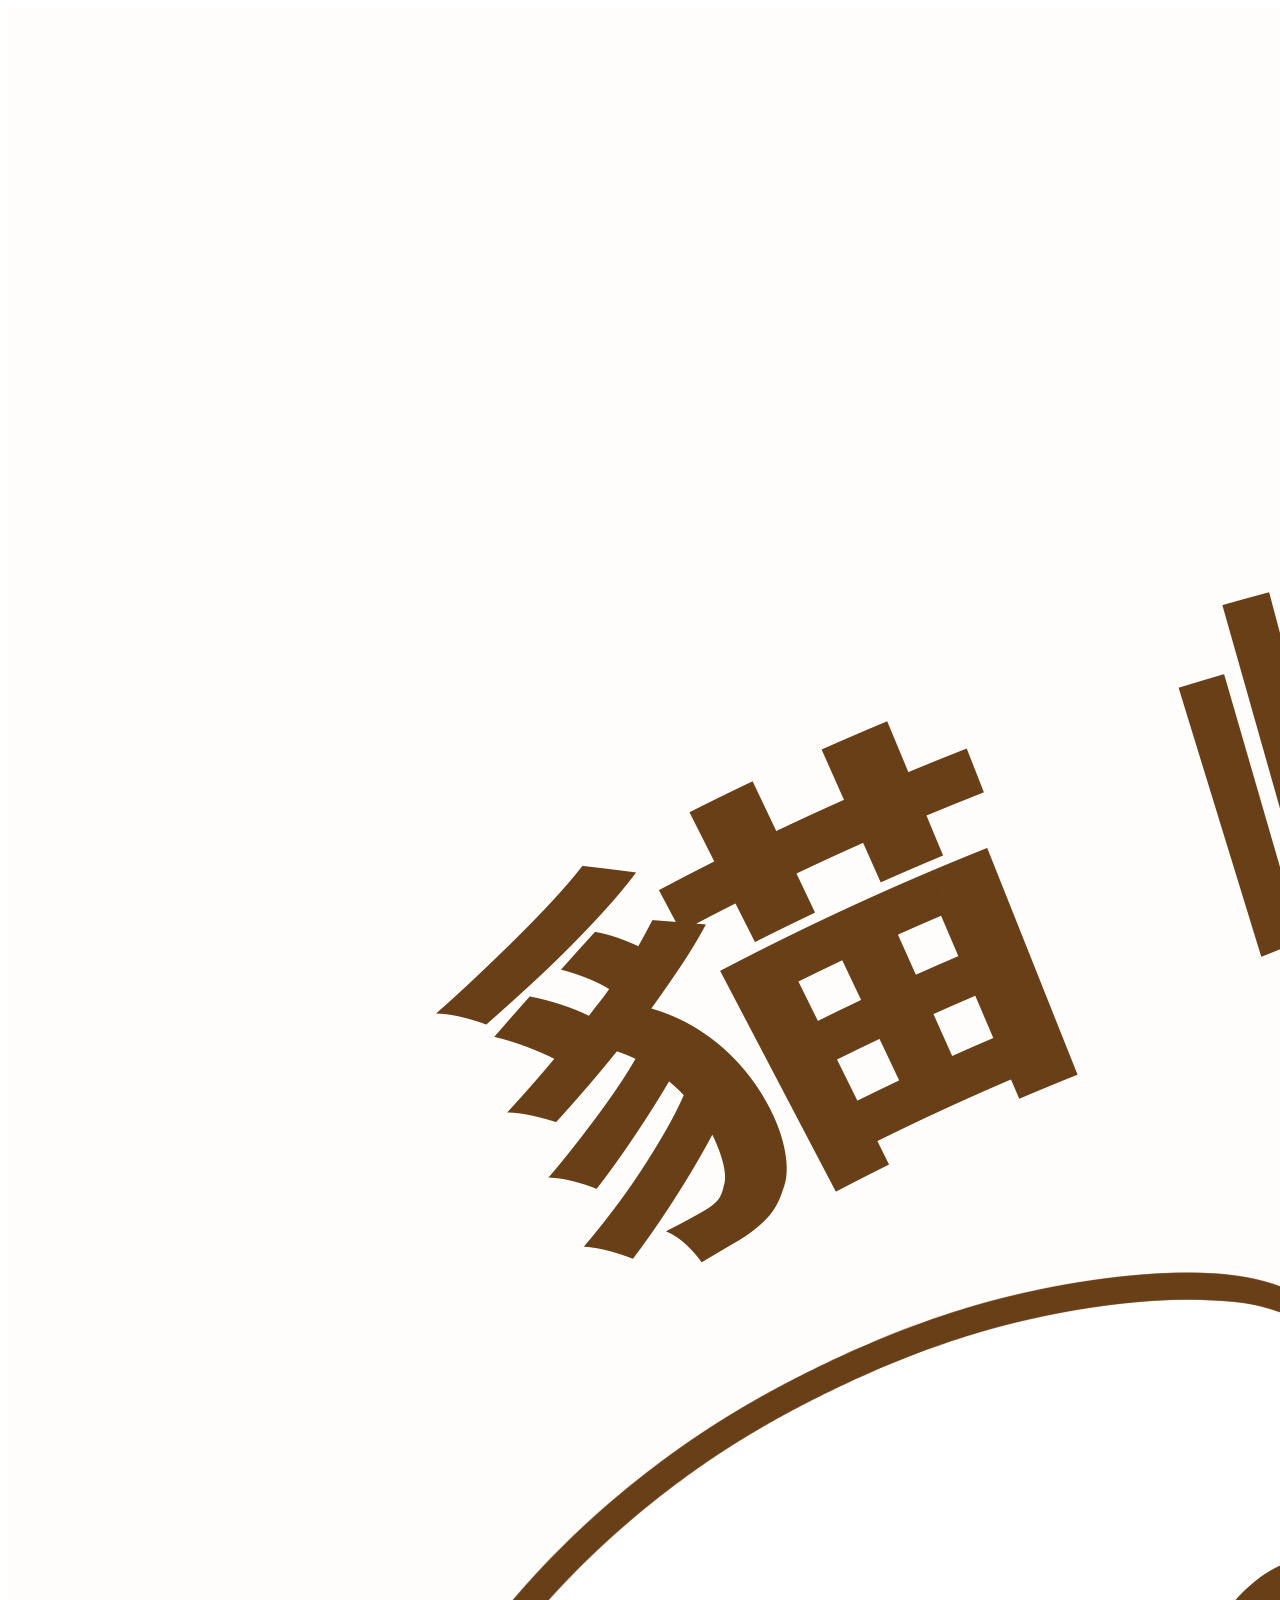
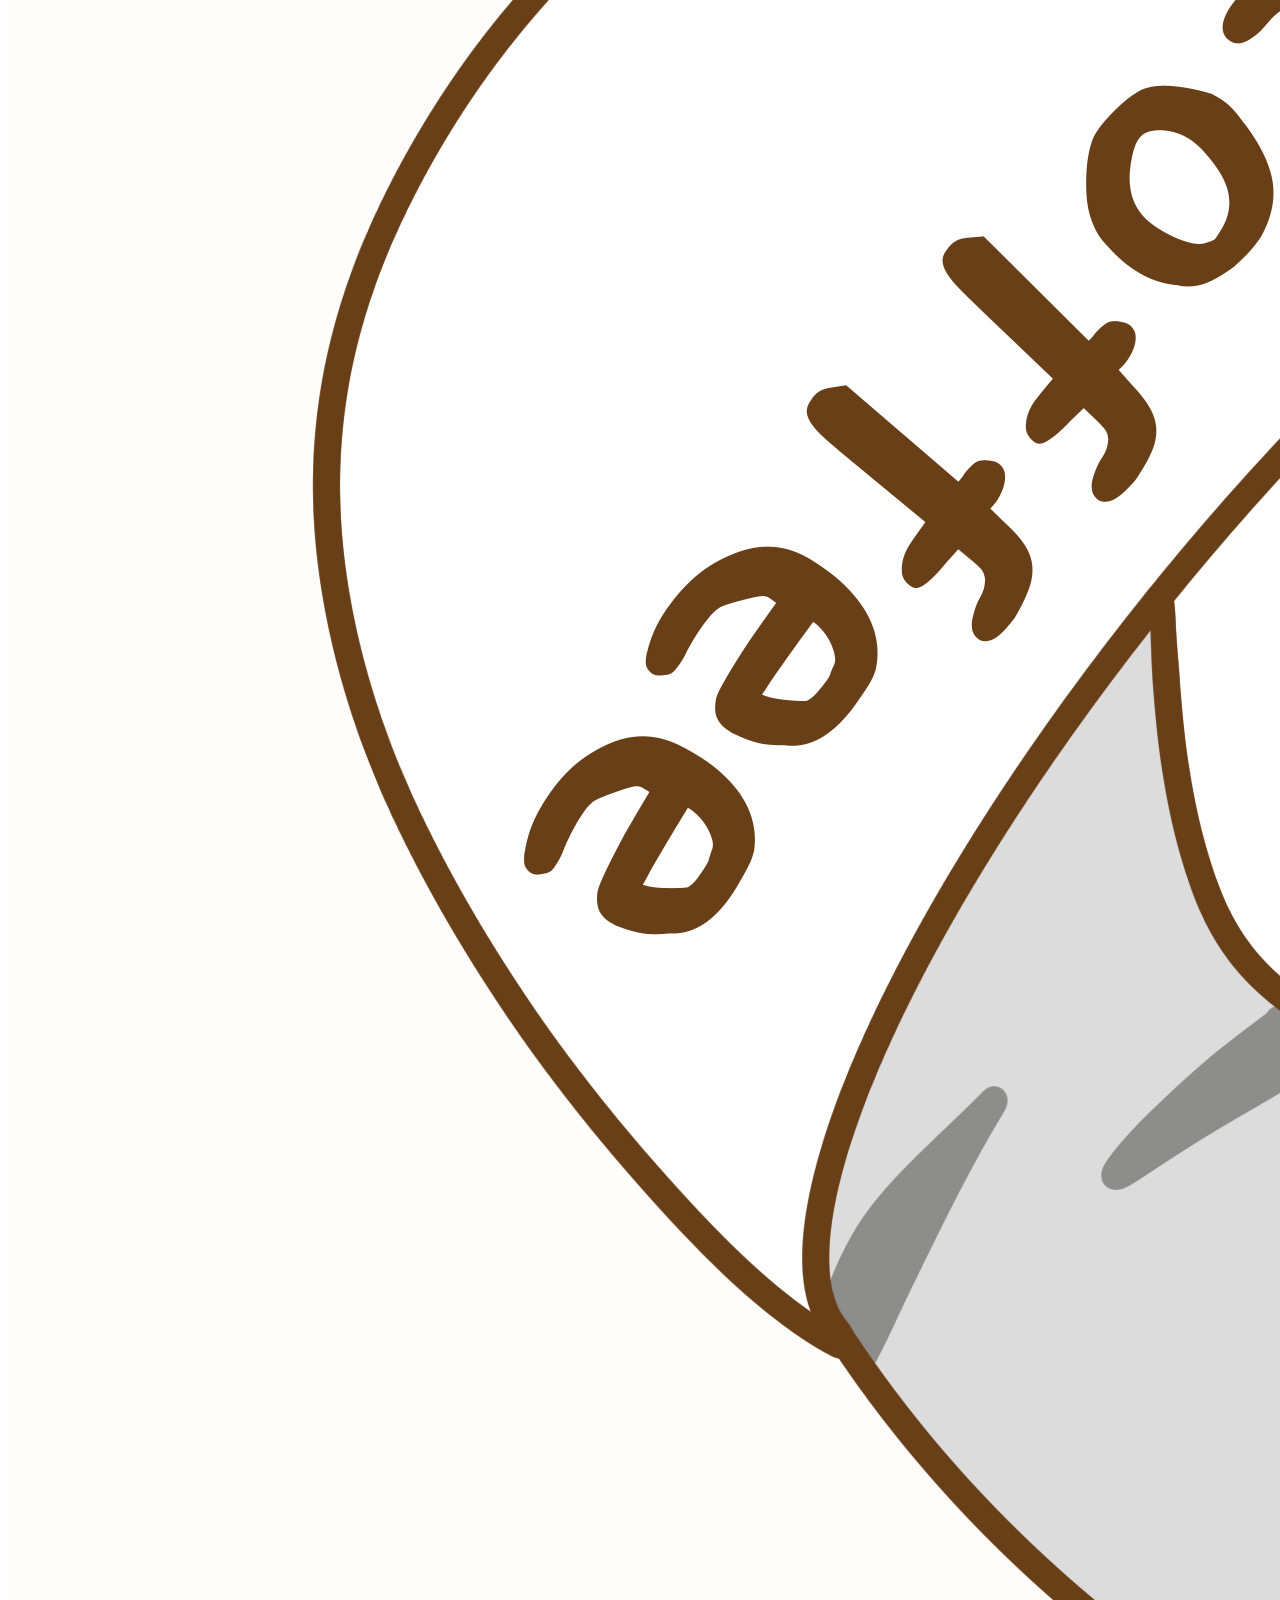
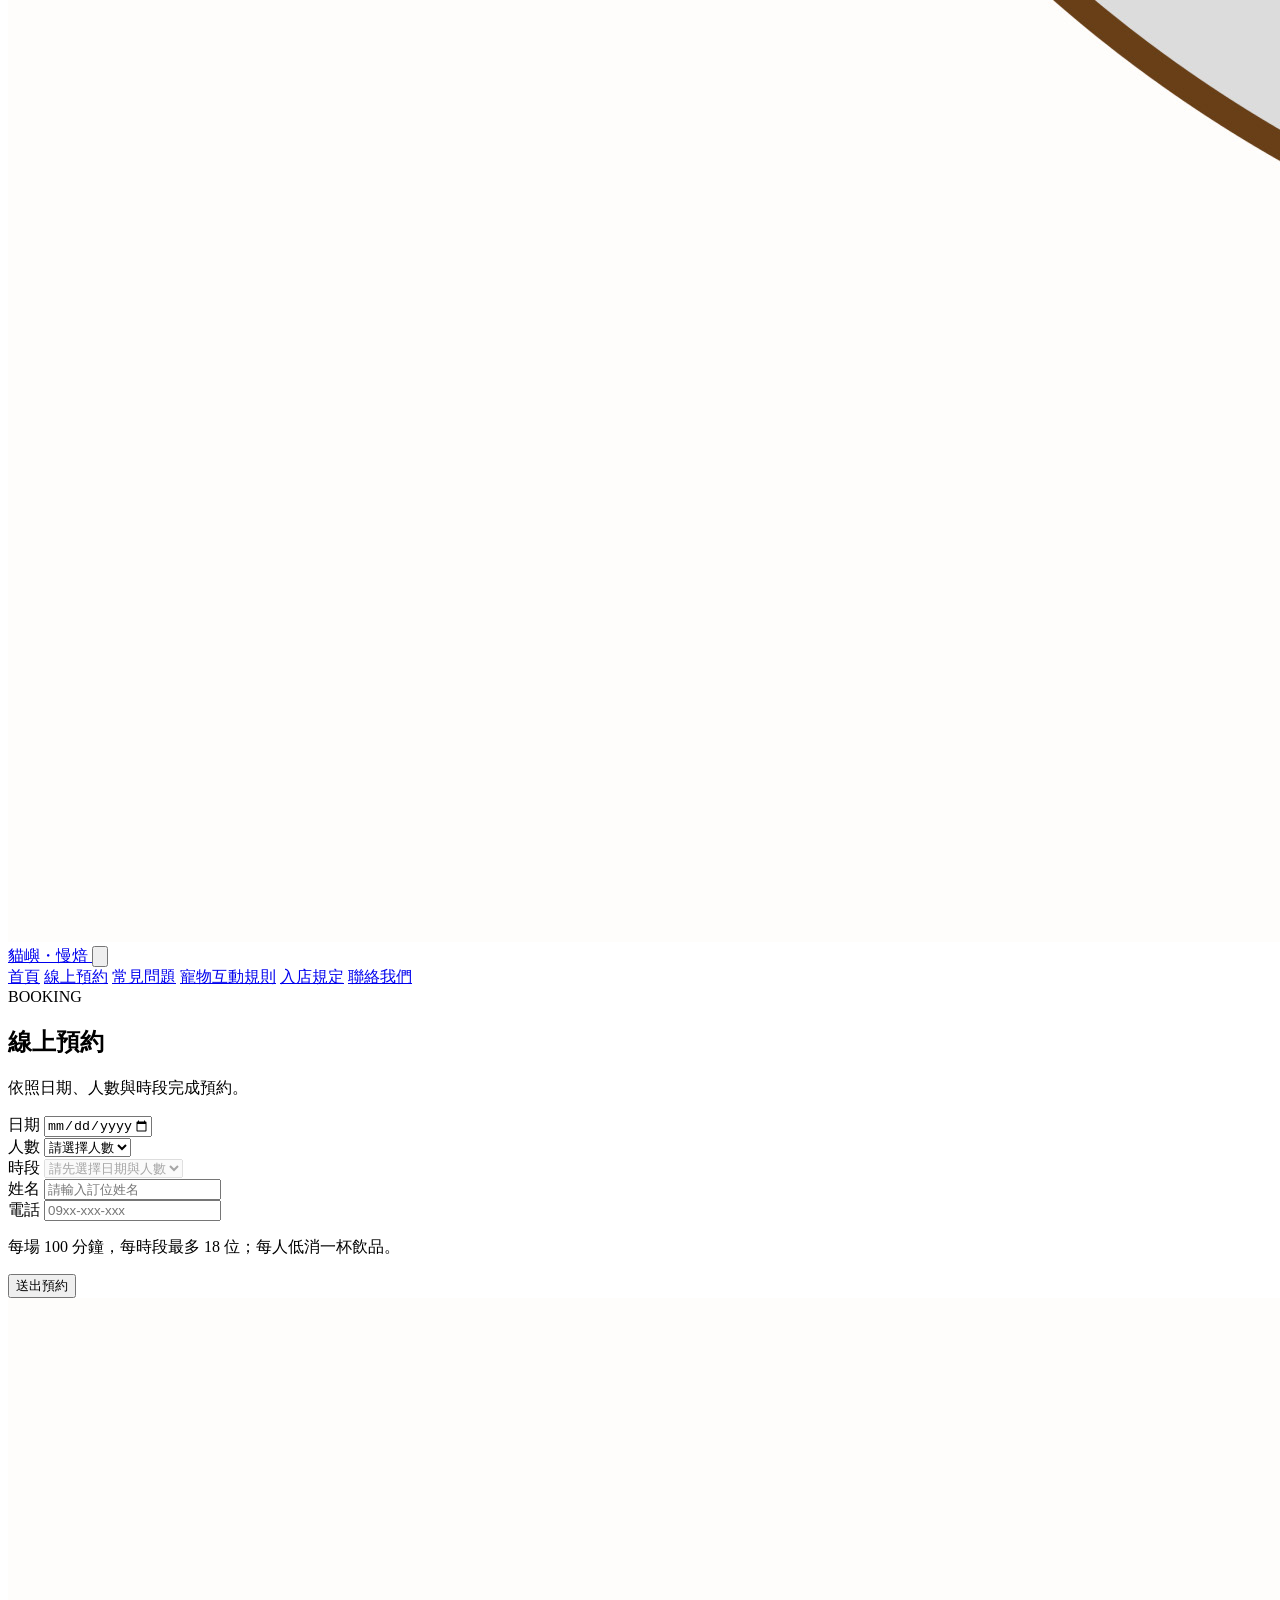
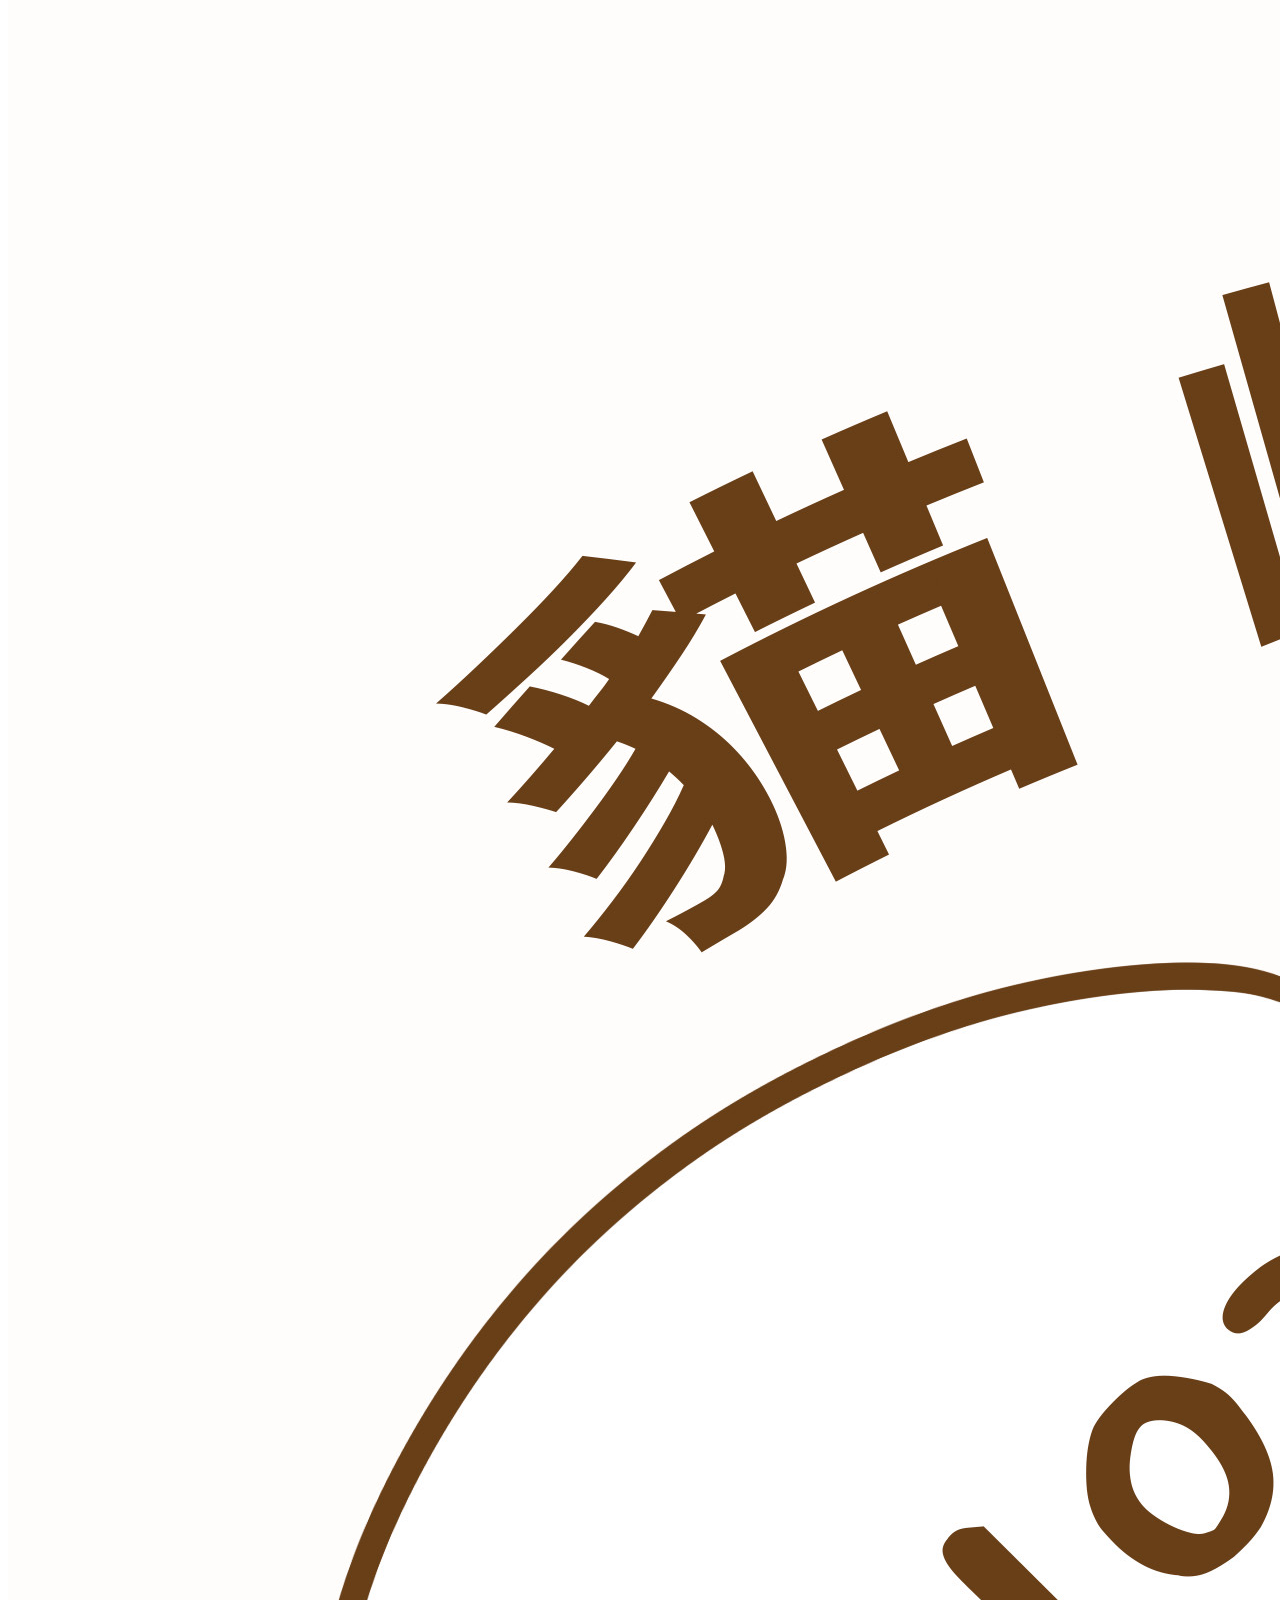
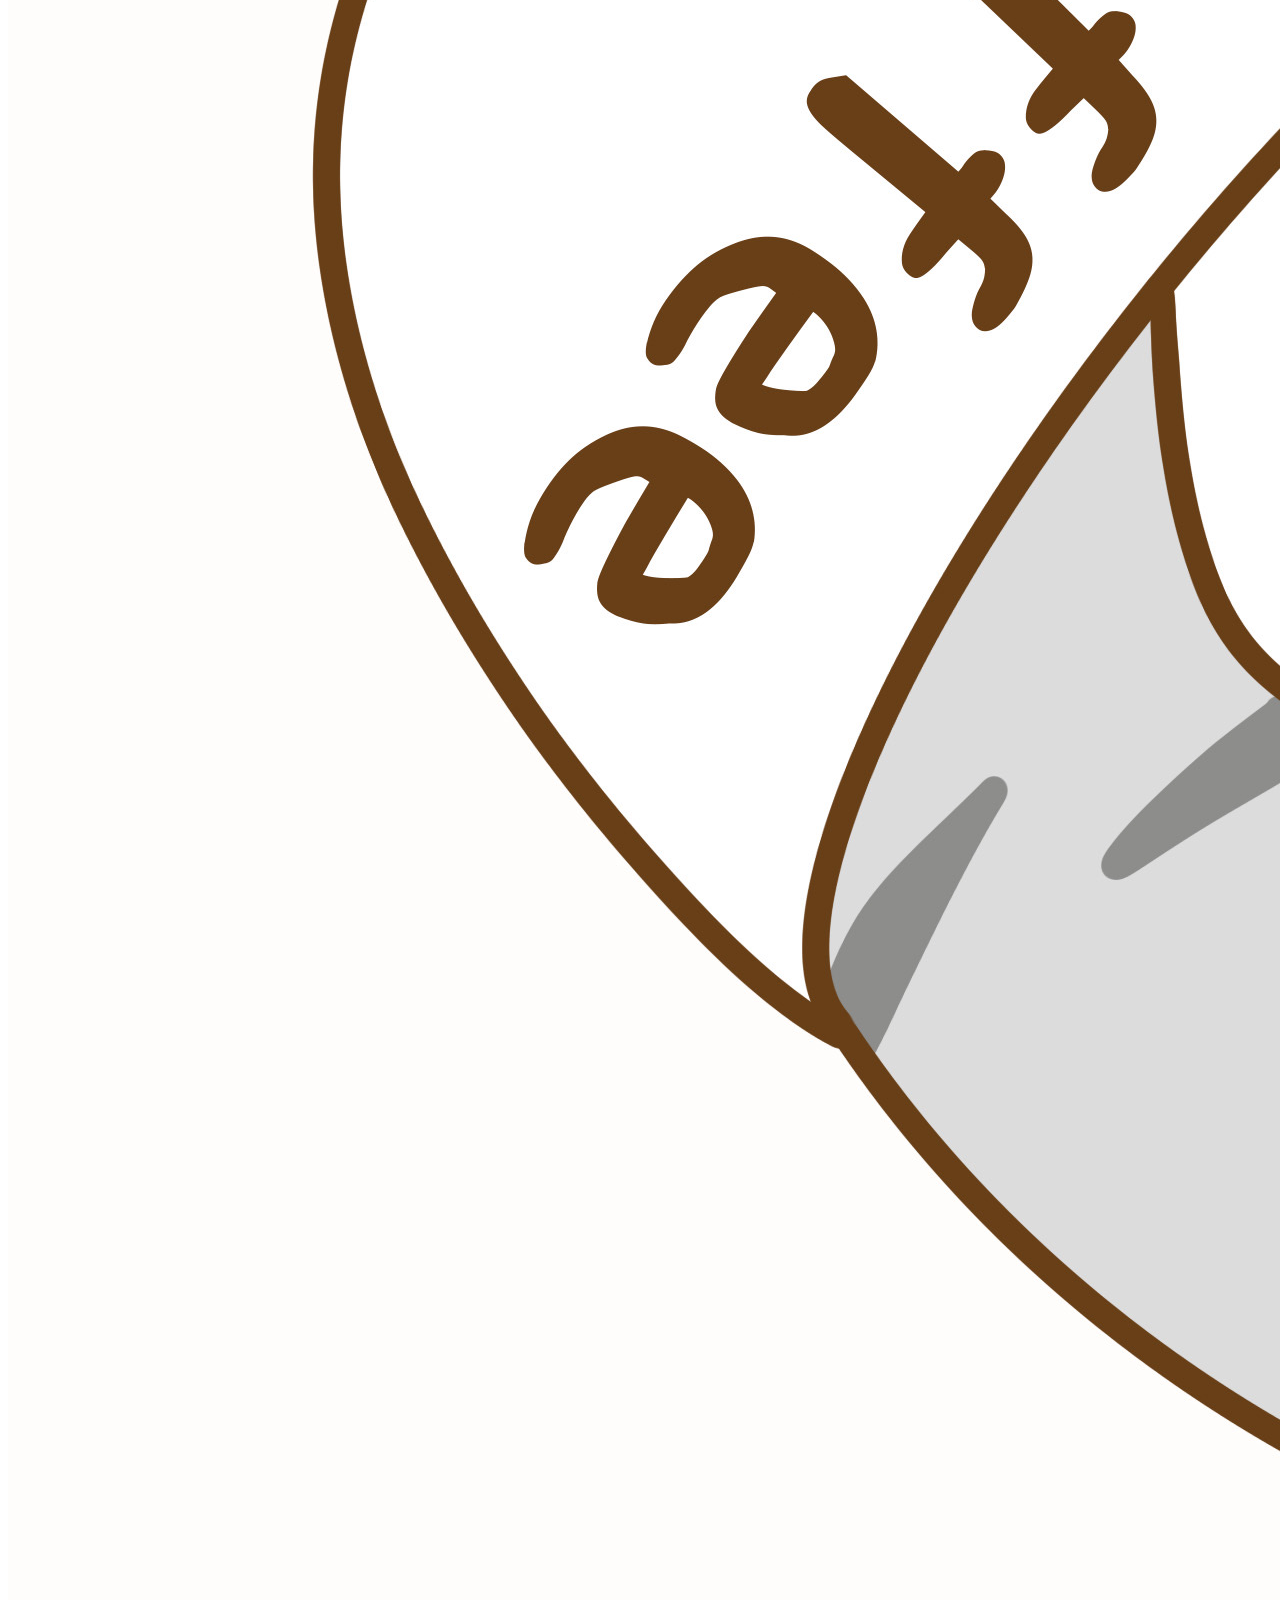
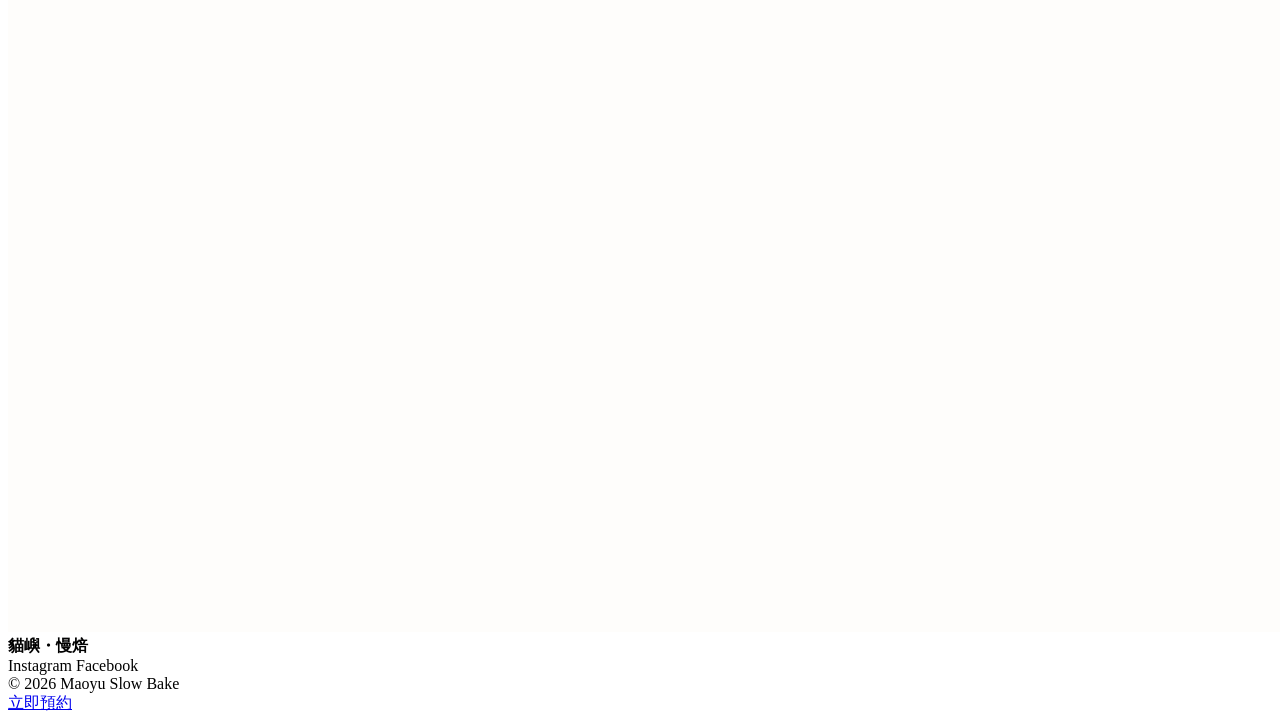
<file: booking.html>
<!doctype html>
<html lang="zh-Hant">
<head>
  <meta charset="utf-8">
  <meta name="viewport" content="width=device-width,initial-scale=1,viewport-fit=cover">
  <meta name="theme-color" content="#f7f1e8">
  <title>線上預約｜貓嶼・慢焙</title>
  <link rel="stylesheet" href="style.css">
</head>
<body class="booking-page">

<header class="site-header">
  <div class="header-inner">
    <a class="brand" href="index.html">
      <img src="logo.jpg" alt="貓嶼・慢焙 Logo">
      <span>貓嶼・慢焙</span>
    </a>
    <button class="menu-toggle" type="button" aria-label="開啟選單" aria-expanded="false">
      <svg class="paw-icon" viewBox="0 0 64 64" aria-hidden="true">
        <ellipse cx="32" cy="41" rx="15" ry="12"></ellipse>
        <ellipse cx="15" cy="27" rx="6" ry="8" transform="rotate(-22 15 27)"></ellipse>
        <ellipse cx="27" cy="18" rx="6" ry="8" transform="rotate(-8 27 18)"></ellipse>
        <ellipse cx="39" cy="18" rx="6" ry="8" transform="rotate(8 39 18)"></ellipse>
        <ellipse cx="51" cy="27" rx="6" ry="8" transform="rotate(22 51 27)"></ellipse>
      </svg>
    </button>
  </div>
</header>
<div class="mobile-menu">
  <nav>
    <a href="index.html" class="">首頁</a>
<a href="booking.html" class="active">線上預約</a>
<a href="qa.html" class="">常見問題</a>
<a href="pet-rule.html" class="">寵物互動規則</a>
<a href="store-rule.html" class="">入店規定</a>
<a href="contact.html" class="">聯絡我們</a>
  </nav>
</div>

<main>

<section class="page-hero booking-section">
  <span class="eyebrow">BOOKING</span>
  <h1>線上預約</h1>
  <p class="lead">依照日期、人數與時段完成預約。</p>

  <div class="booking-card">
    <form id="bookingForm">
      <div>
        <label for="date">日期</label>
        <input id="date" name="date" type="date" required>
      </div>
      <div>
        <label for="people">人數</label>
        <select id="people" name="people" required>
          <option value="">請選擇人數</option>
          <option value="1">1 位</option>
          <option value="2">2 位</option>
          <option value="3">3 位</option>
          <option value="4">4 位</option>
          <option value="5">5 位</option>
          <option value="6">6 位</option>
        </select>
      </div>
      <div>
        <label for="time">時段</label>
        <select id="time" name="time" required disabled>
          <option value="">請先選擇日期與人數</option>
        </select>
      </div>
      <div>
        <label for="name">姓名</label>
        <input id="name" name="name" autocomplete="name" placeholder="請輸入訂位姓名" required>
      </div>
      <div>
        <label for="phone">電話</label>
        <input id="phone" name="phone" inputmode="tel" autocomplete="tel" placeholder="09xx-xxx-xxx" required>
      </div>
      <p class="notice">每場 100 分鐘，每時段最多 18 位；每人低消一杯飲品。</p>
      <button class="btn" type="submit">送出預約</button>
    </form>
    <div id="result" class="result"></div>
  </div>
</section>

</main>

<footer class="site-footer">
  <img src="logo.jpg" alt="貓嶼・慢焙 Logo">
  <strong>貓嶼・慢焙</strong>
  <div class="footer-links">
    <span>Instagram</span>
    <span>Facebook</span>
  </div>
  <div>© 2026 Maoyu Slow Bake</div>
</footer>

<a class="floating-book" href="booking.html">立即預約</a>
<script src="script.js"></script>
</body>
</html>
</file>
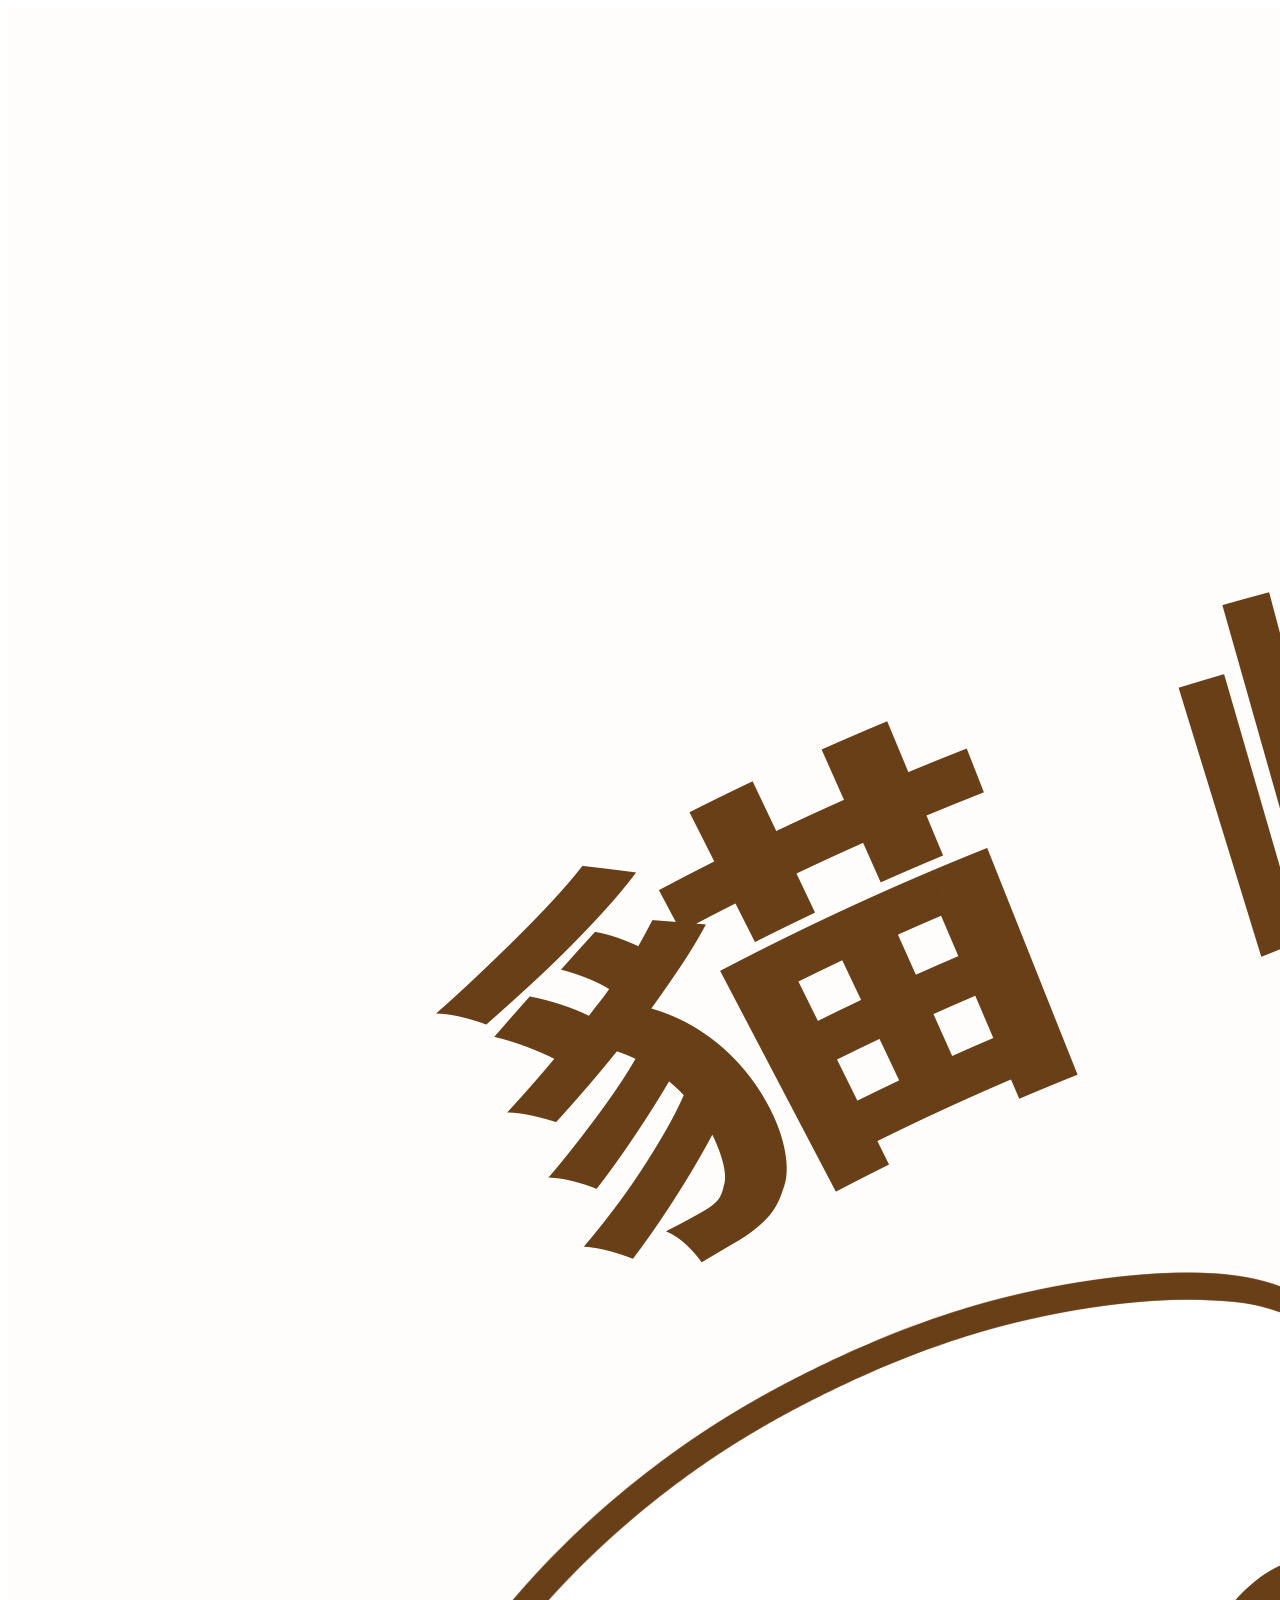
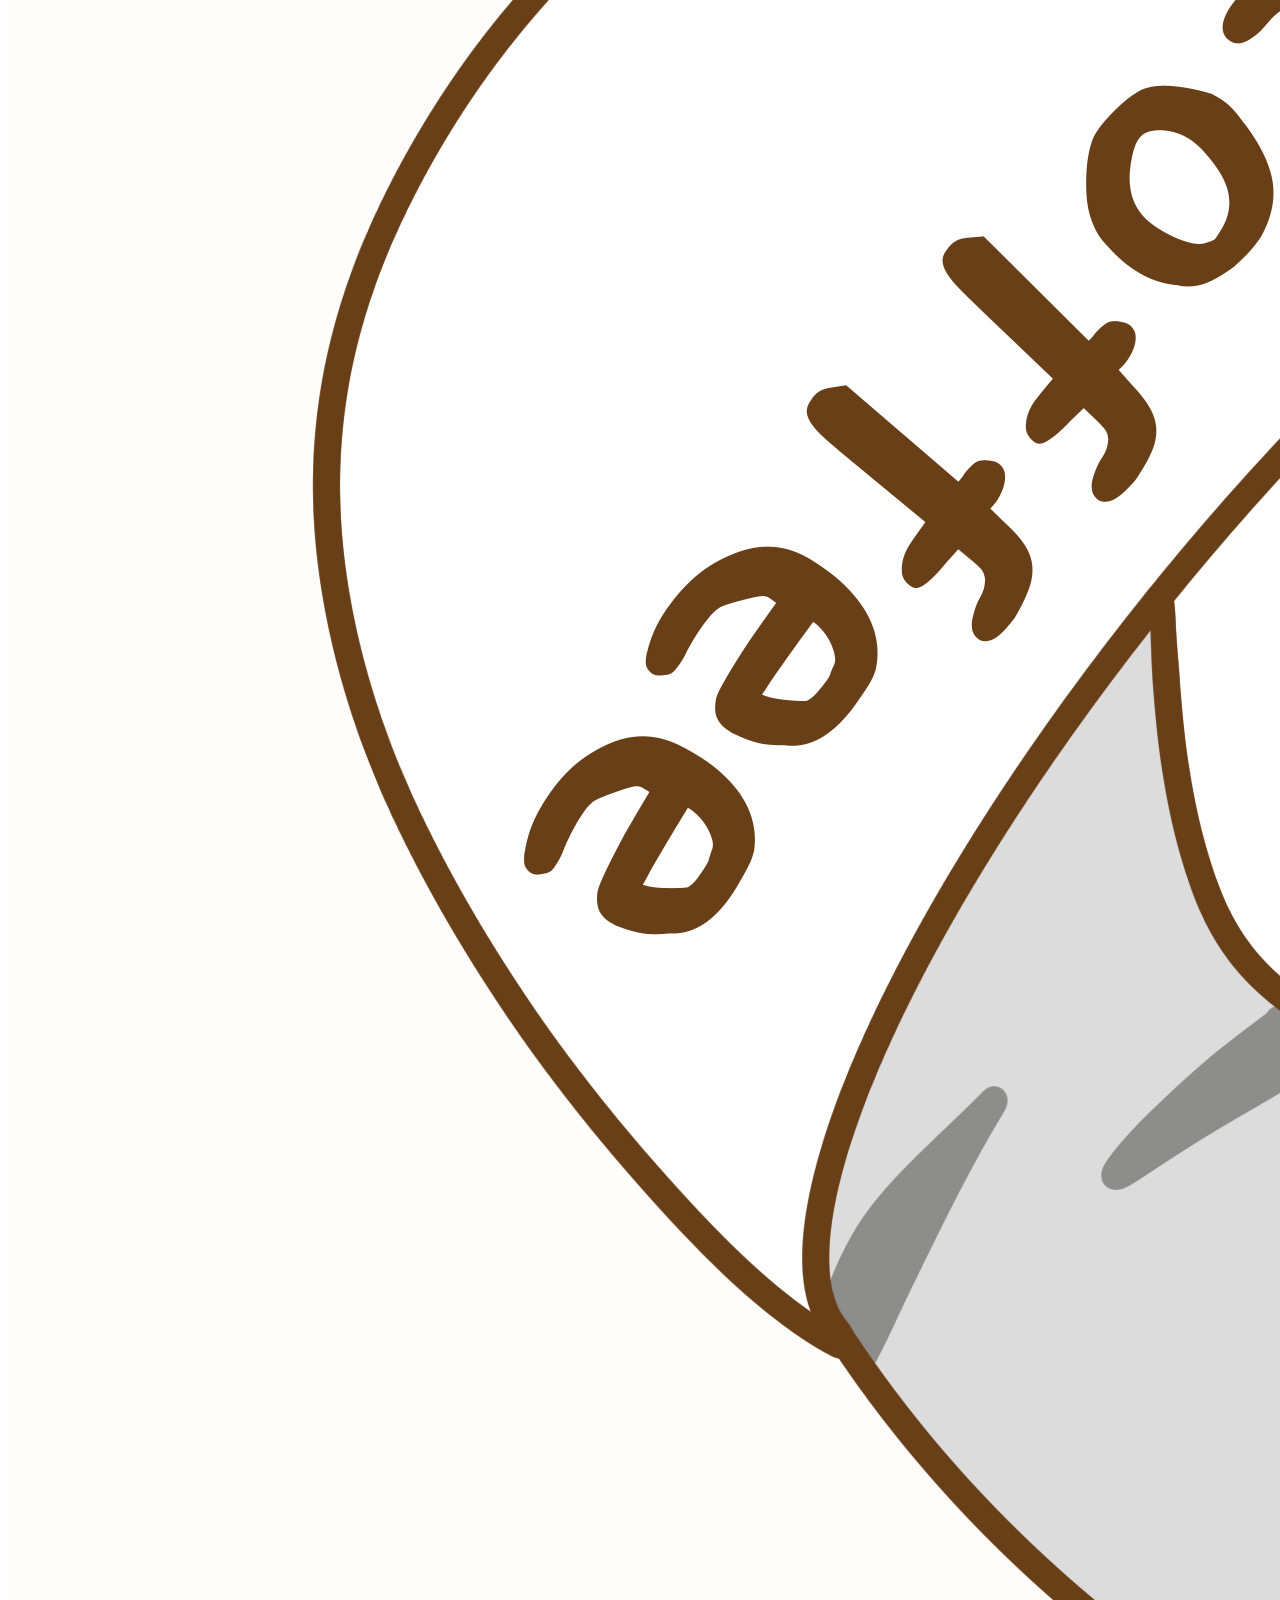
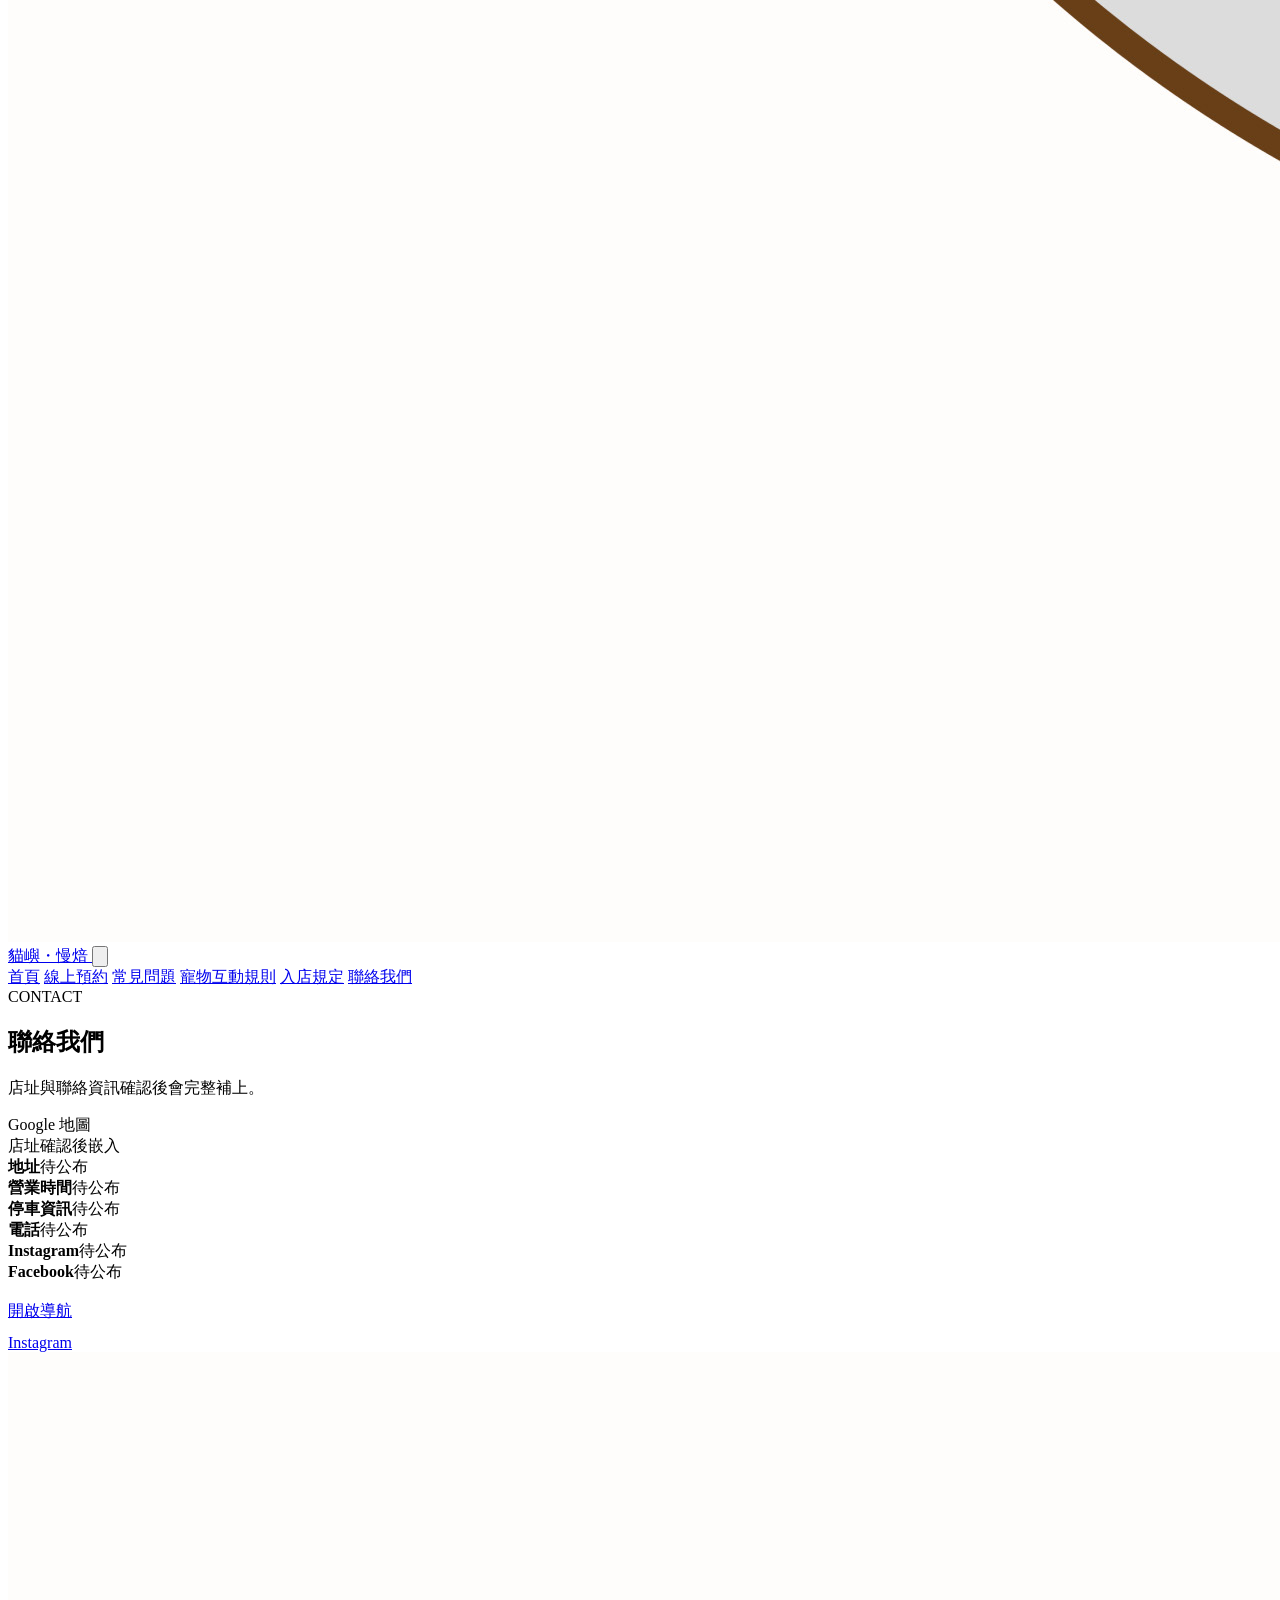
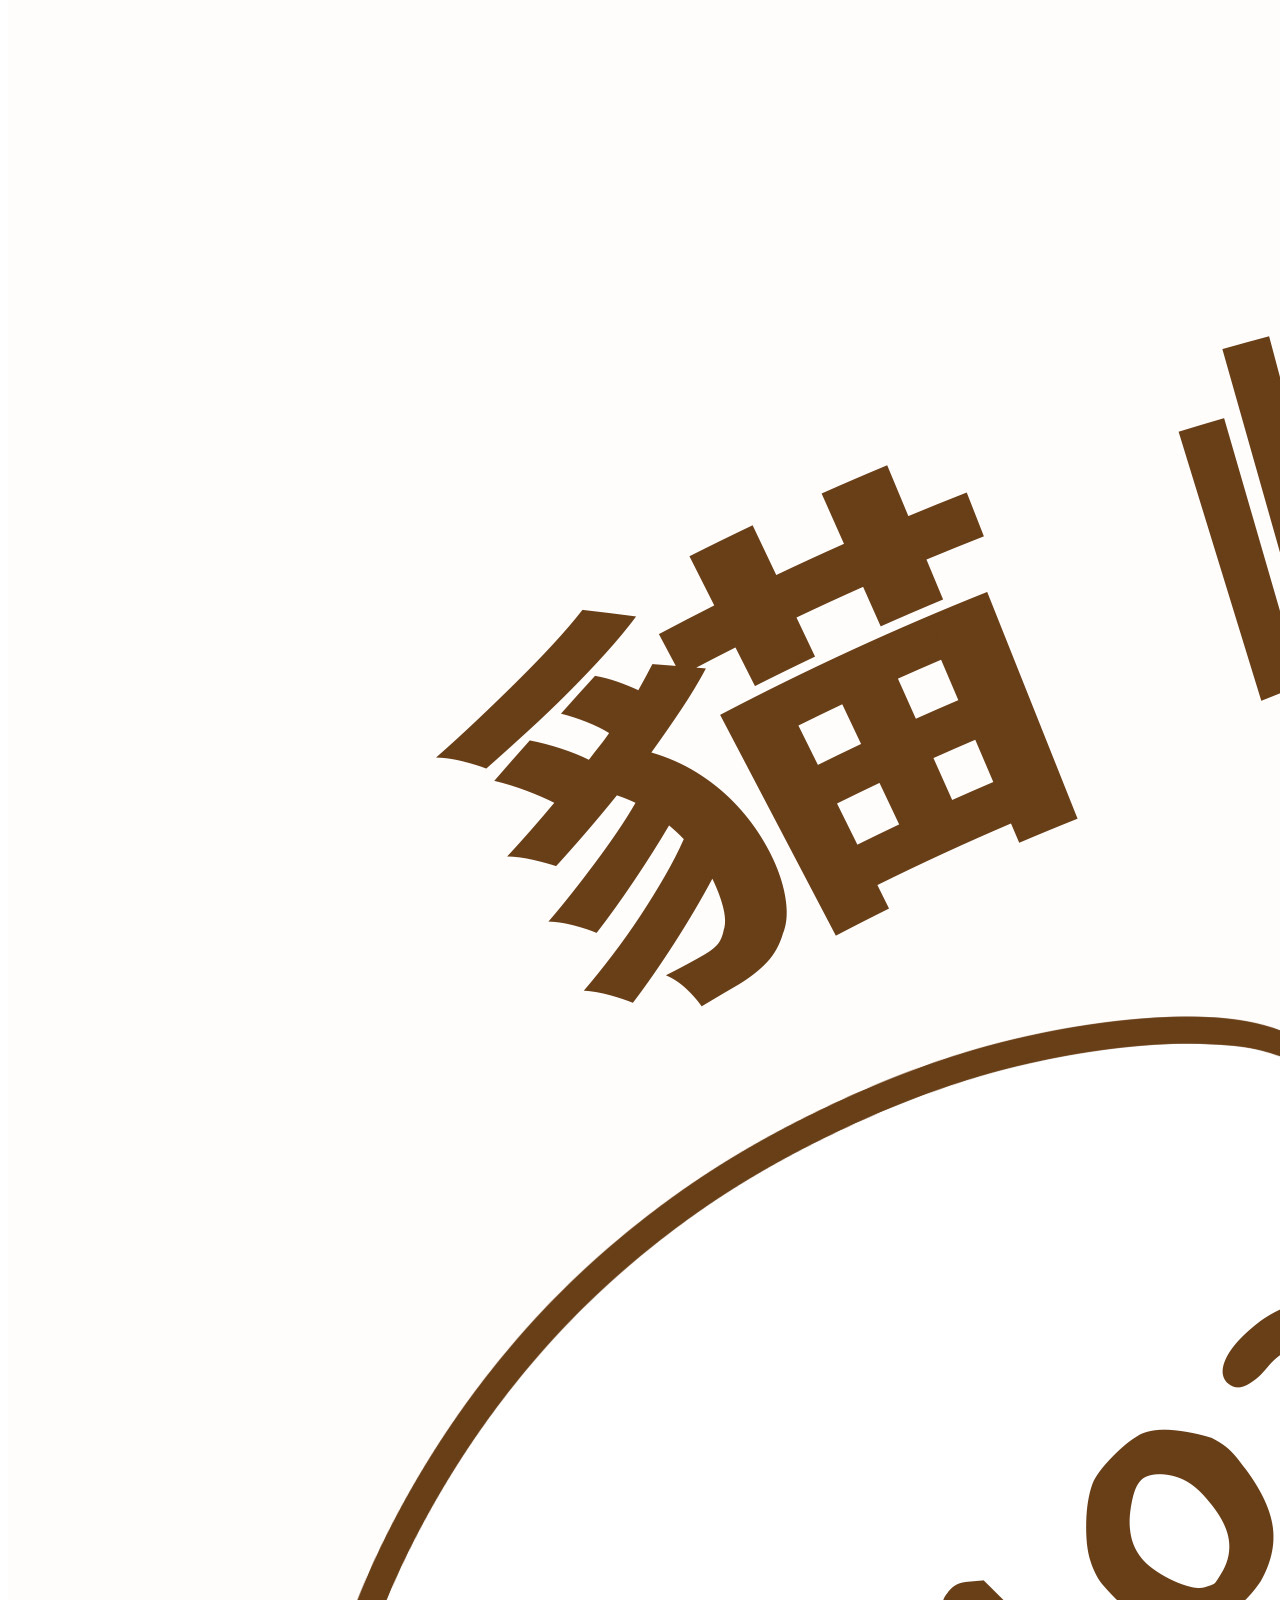
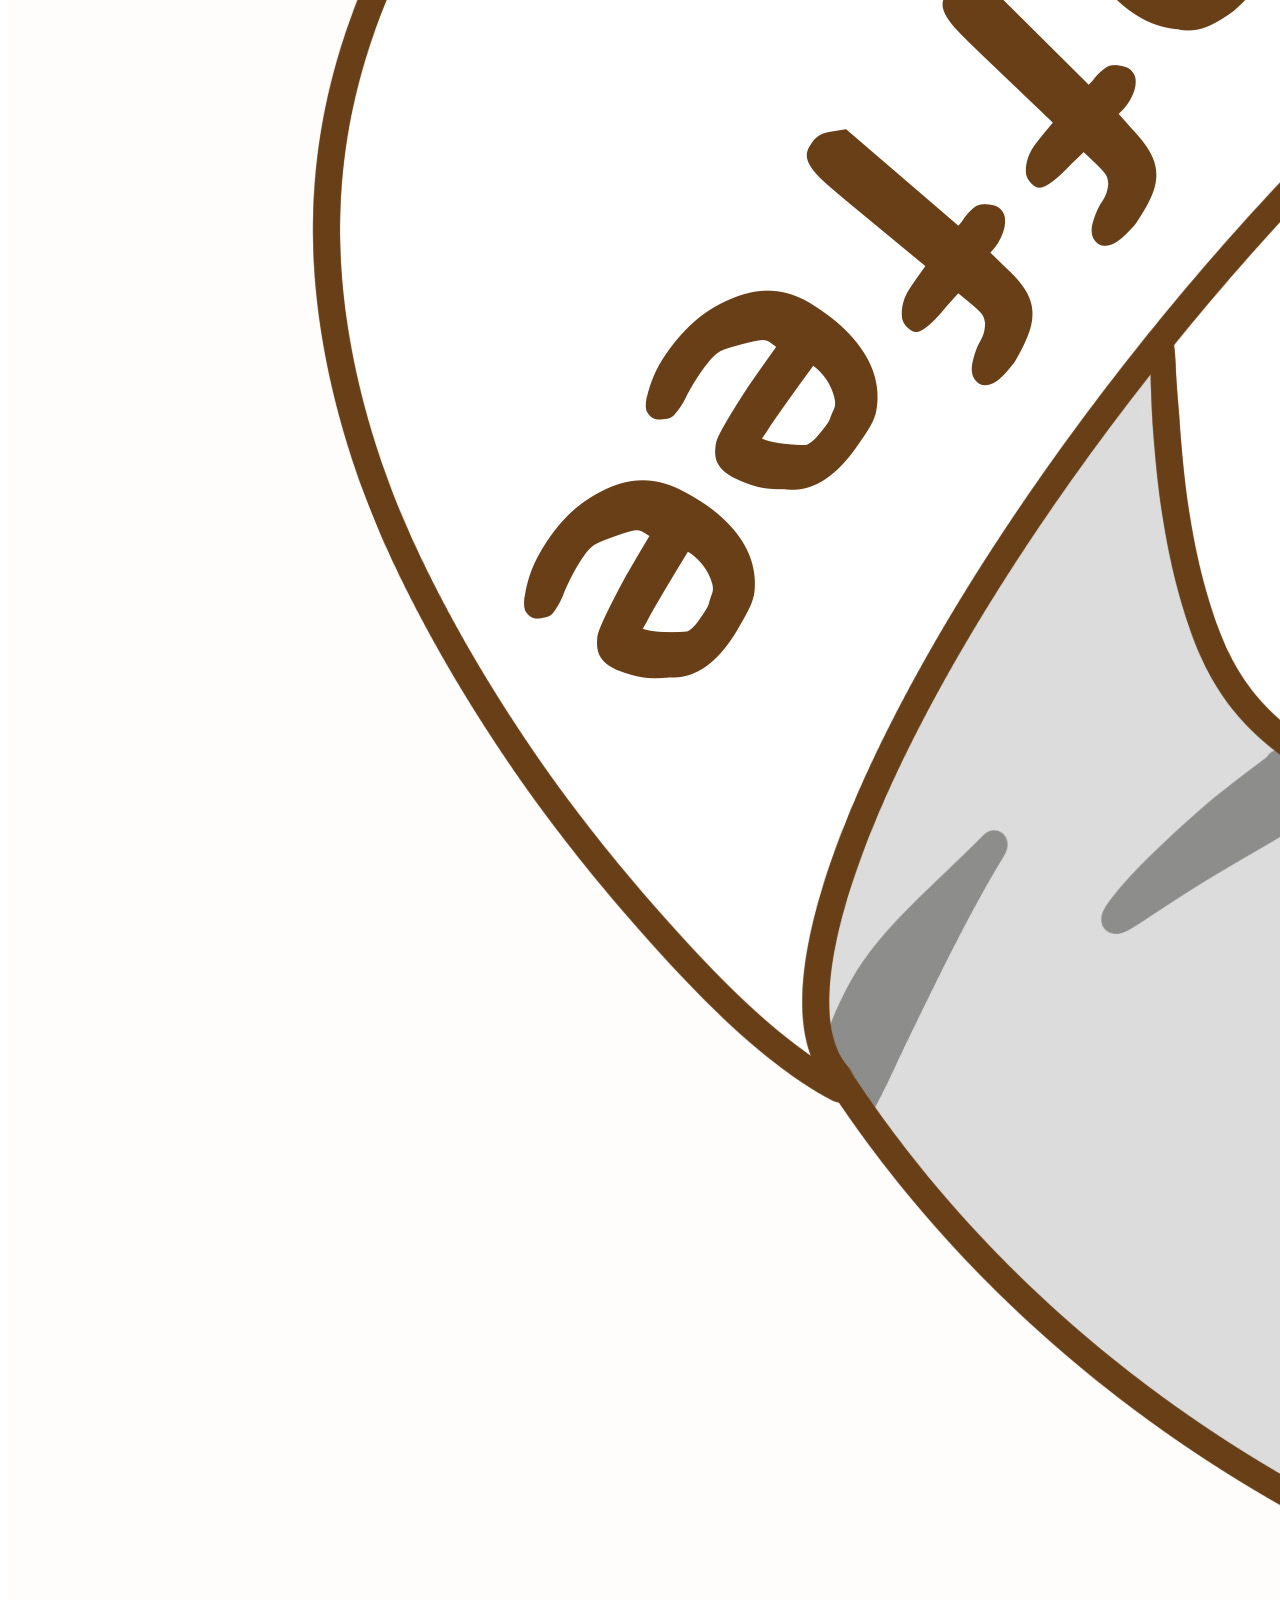
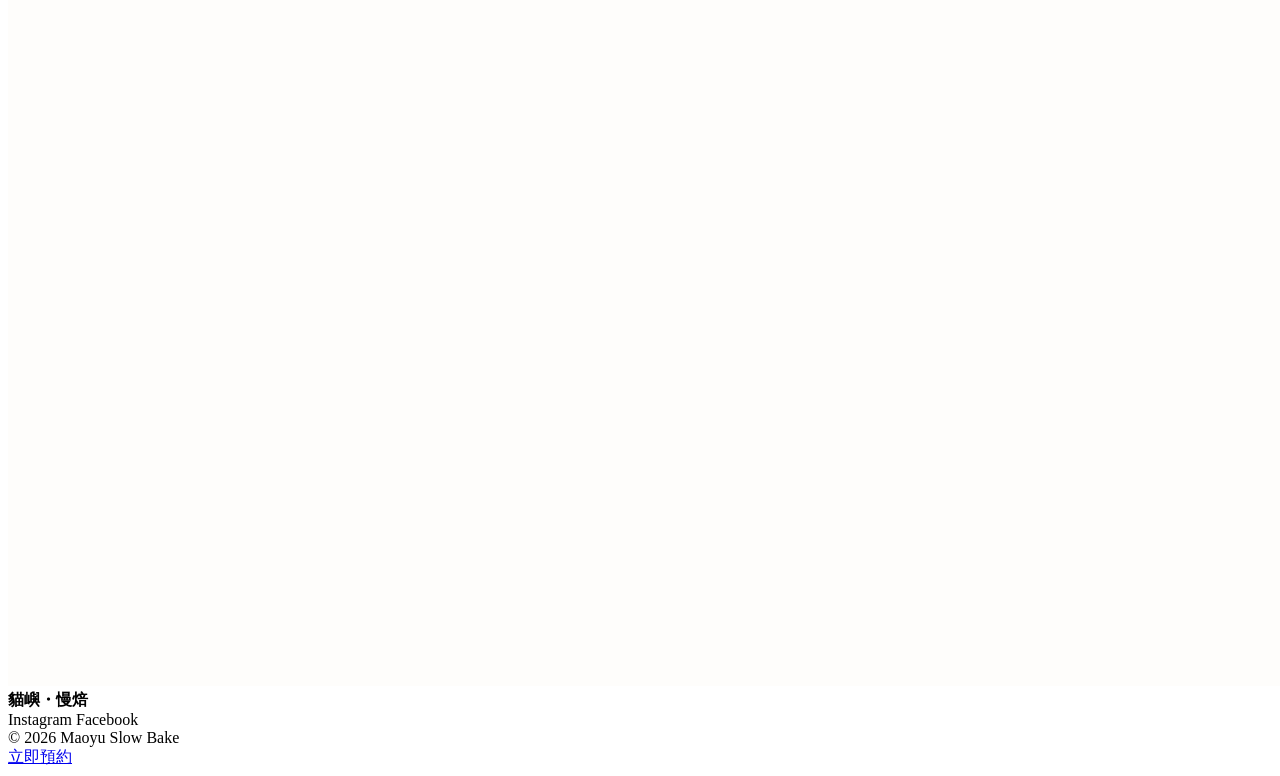
<file: contact.html>
<!doctype html>
<html lang="zh-Hant">
<head>
  <meta charset="utf-8">
  <meta name="viewport" content="width=device-width,initial-scale=1,viewport-fit=cover">
  <meta name="theme-color" content="#f7f1e8">
  <title>聯絡我們｜貓嶼・慢焙</title>
  <link rel="stylesheet" href="style.css">
</head>
<body class="">

<header class="site-header">
  <div class="header-inner">
    <a class="brand" href="index.html">
      <img src="logo.jpg" alt="貓嶼・慢焙 Logo">
      <span>貓嶼・慢焙</span>
    </a>
    <button class="menu-toggle" type="button" aria-label="開啟選單" aria-expanded="false">
      <svg class="paw-icon" viewBox="0 0 64 64" aria-hidden="true">
        <ellipse cx="32" cy="41" rx="15" ry="12"></ellipse>
        <ellipse cx="15" cy="27" rx="6" ry="8" transform="rotate(-22 15 27)"></ellipse>
        <ellipse cx="27" cy="18" rx="6" ry="8" transform="rotate(-8 27 18)"></ellipse>
        <ellipse cx="39" cy="18" rx="6" ry="8" transform="rotate(8 39 18)"></ellipse>
        <ellipse cx="51" cy="27" rx="6" ry="8" transform="rotate(22 51 27)"></ellipse>
      </svg>
    </button>
  </div>
</header>
<div class="mobile-menu">
  <nav>
    <a href="index.html" class="">首頁</a>
<a href="booking.html" class="">線上預約</a>
<a href="qa.html" class="">常見問題</a>
<a href="pet-rule.html" class="">寵物互動規則</a>
<a href="store-rule.html" class="">入店規定</a>
<a href="contact.html" class="active">聯絡我們</a>
  </nav>
</div>

<main>

<section class="page-hero">
  <span class="eyebrow">CONTACT</span>
  <h1>聯絡我們</h1>
  <p class="lead">店址與聯絡資訊確認後會完整補上。</p>

  <div class="contact-card">
    <div class="map-placeholder">Google 地圖<br>店址確認後嵌入</div>
    <div class="info-row"><strong>地址</strong>待公布</div>
    <div class="info-row"><strong>營業時間</strong>待公布</div>
    <div class="info-row"><strong>停車資訊</strong>待公布</div>
    <div class="info-row"><strong>電話</strong>待公布</div>
    <div class="info-row"><strong>Instagram</strong>待公布</div>
    <div class="info-row"><strong>Facebook</strong>待公布</div>
    <div style="display:grid;gap:12px;margin-top:18px;">
      <a class="btn" href="#">開啟導航</a>
      <a class="btn secondary" href="#">Instagram</a>
    </div>
  </div>
</section>

</main>

<footer class="site-footer">
  <img src="logo.jpg" alt="貓嶼・慢焙 Logo">
  <strong>貓嶼・慢焙</strong>
  <div class="footer-links">
    <span>Instagram</span>
    <span>Facebook</span>
  </div>
  <div>© 2026 Maoyu Slow Bake</div>
</footer>

<a class="floating-book" href="booking.html">立即預約</a>
<script src="script.js"></script>
</body>
</html>
</file>
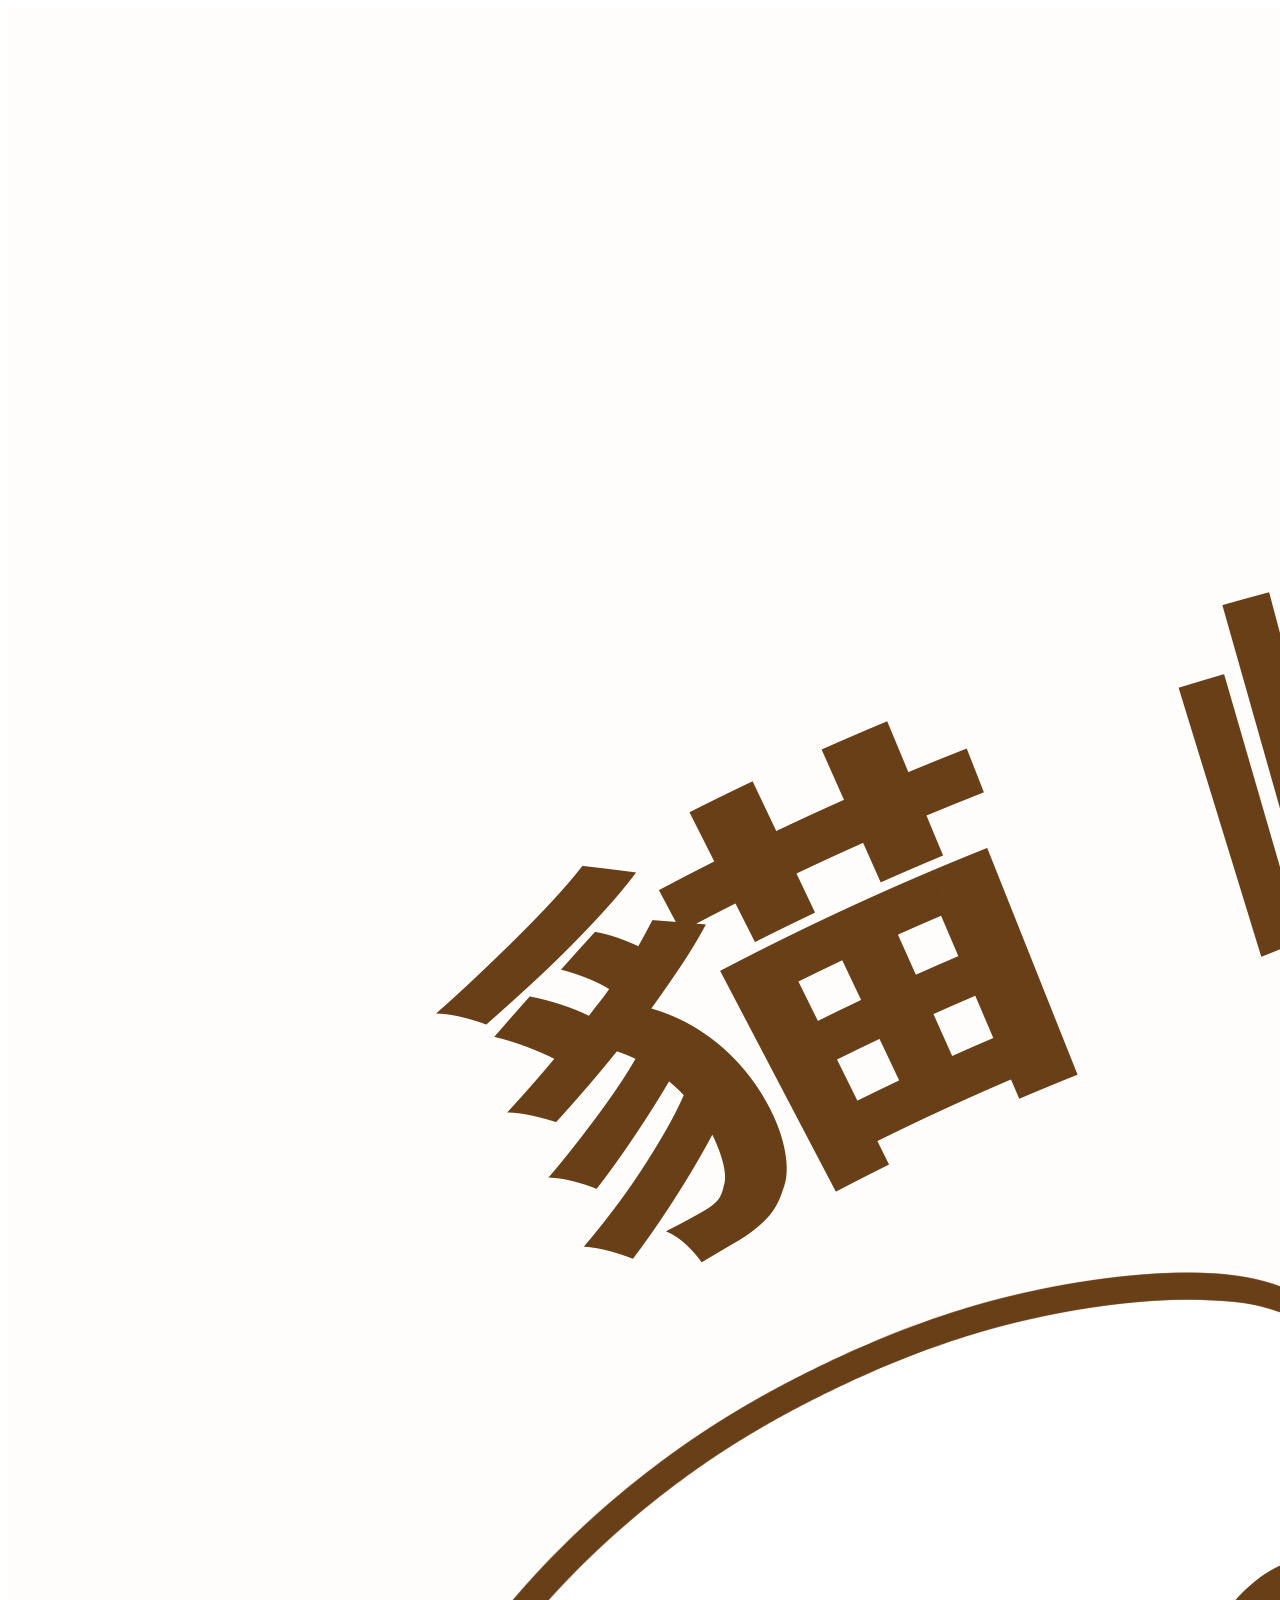
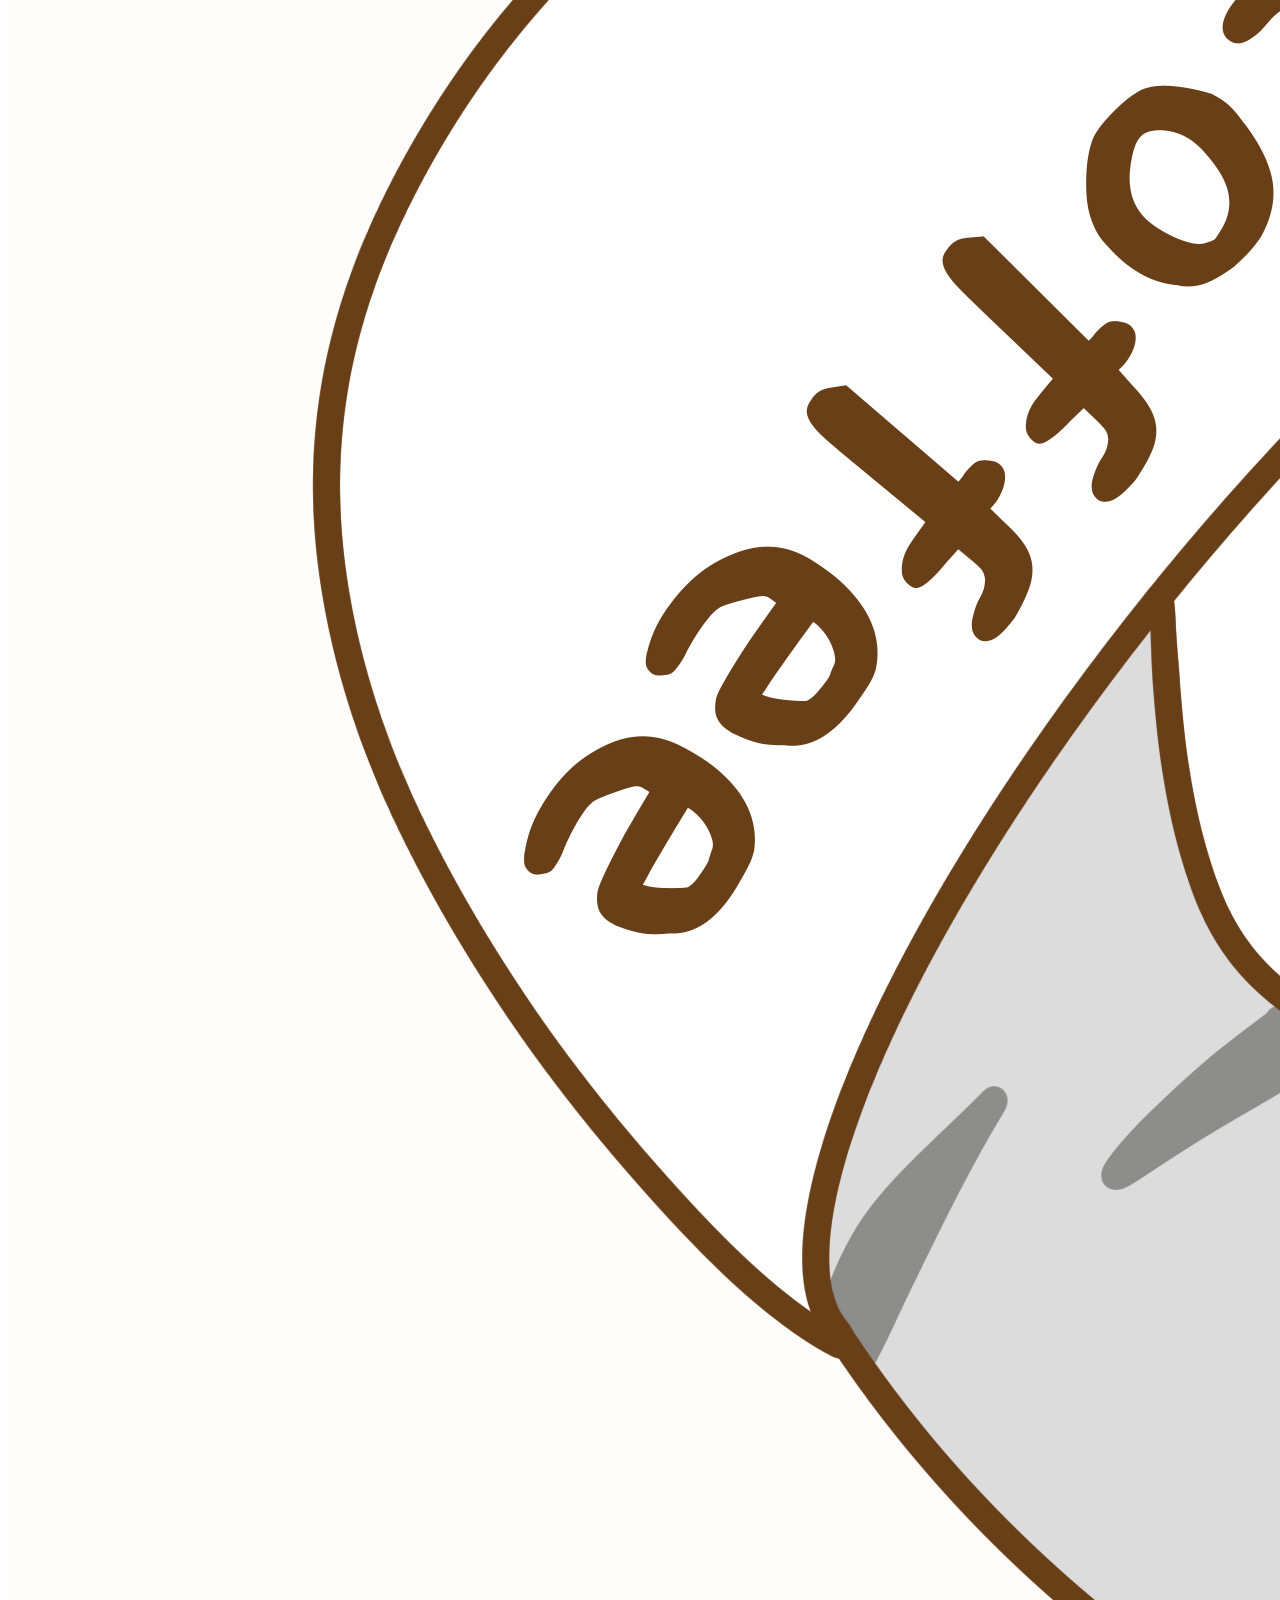
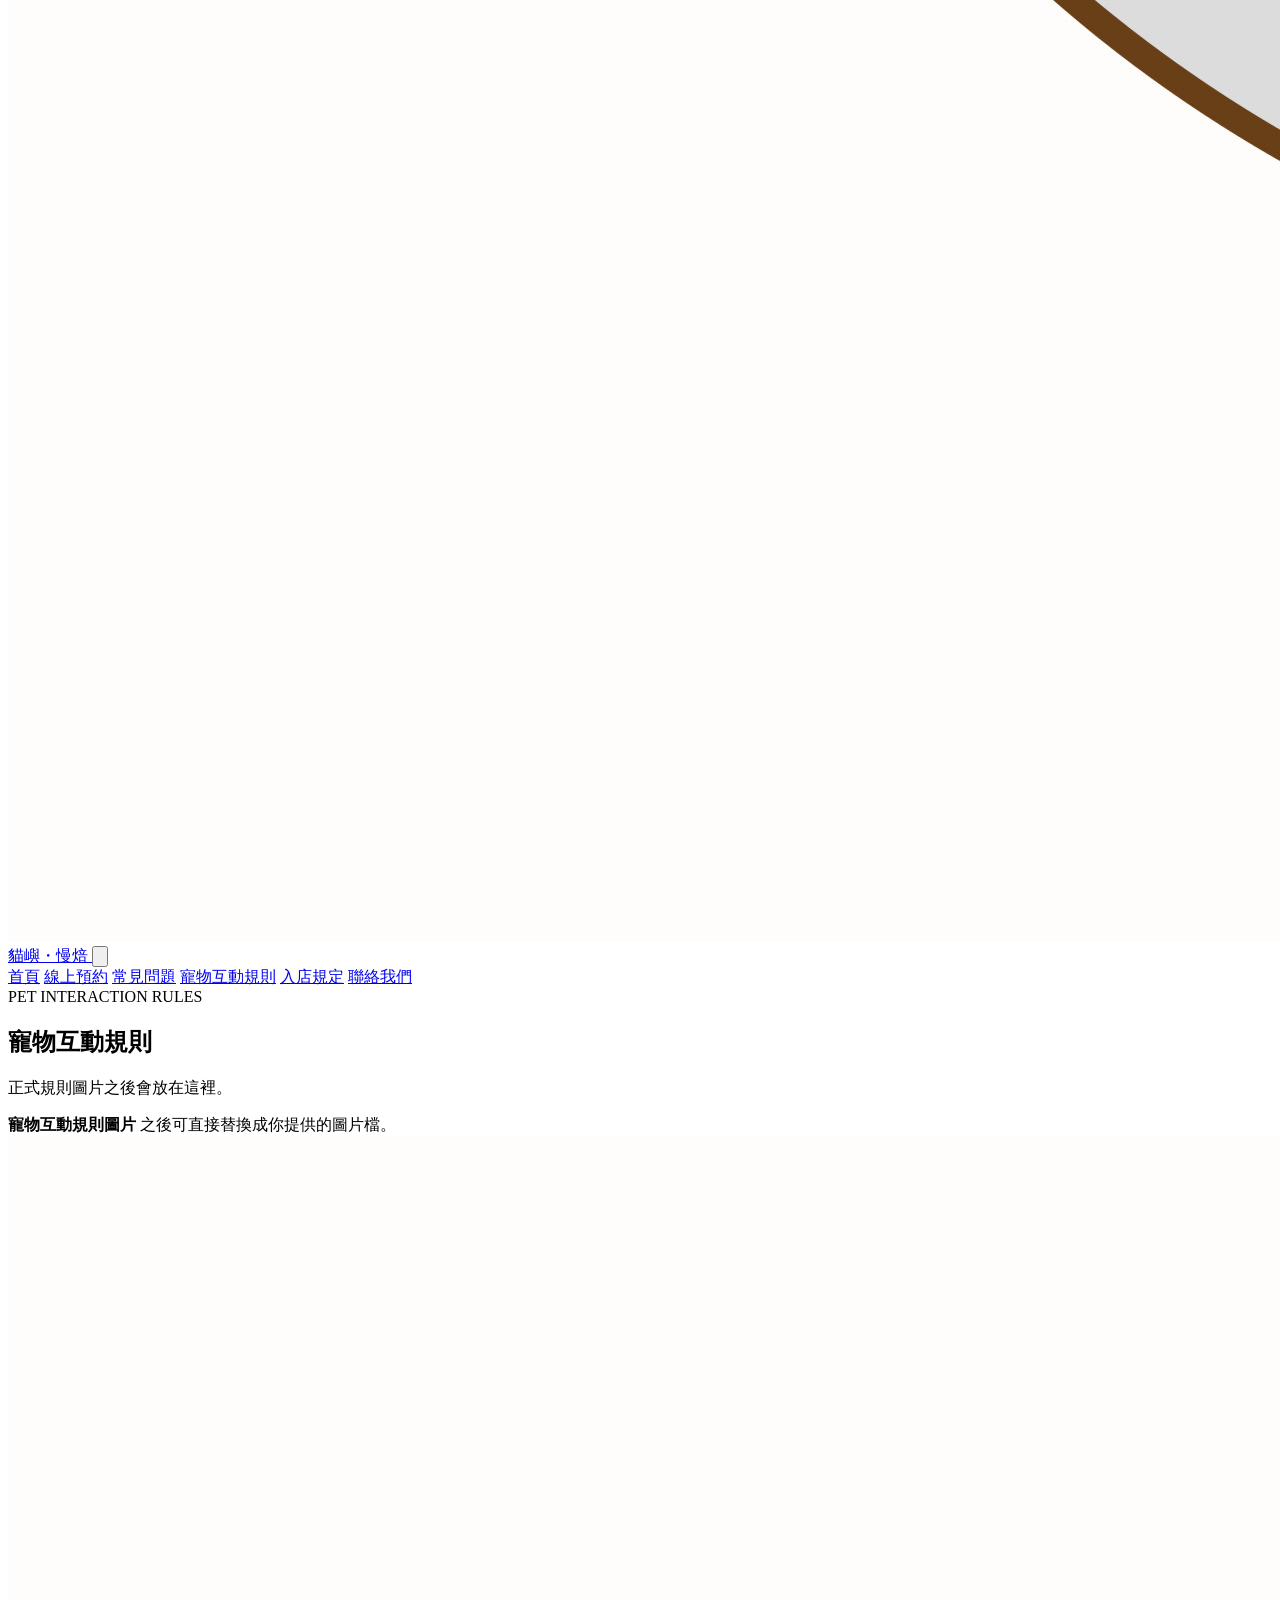
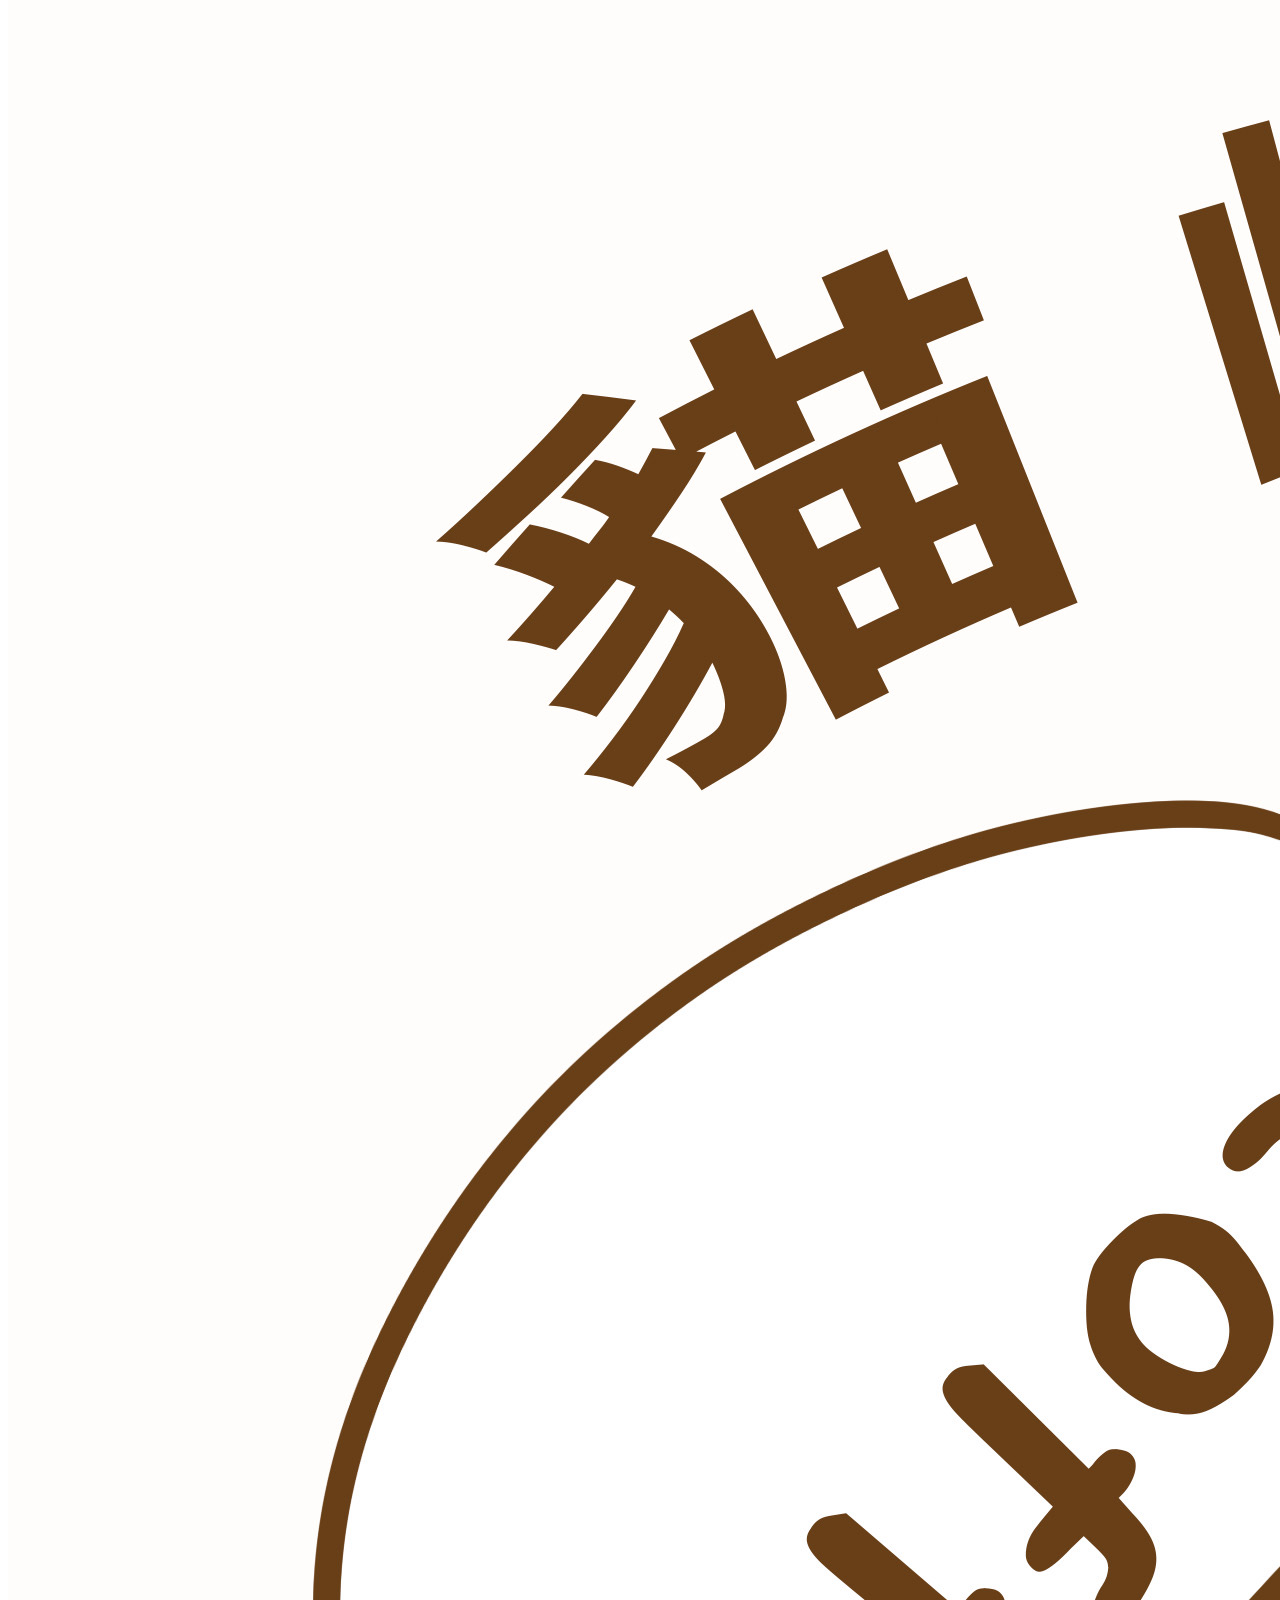
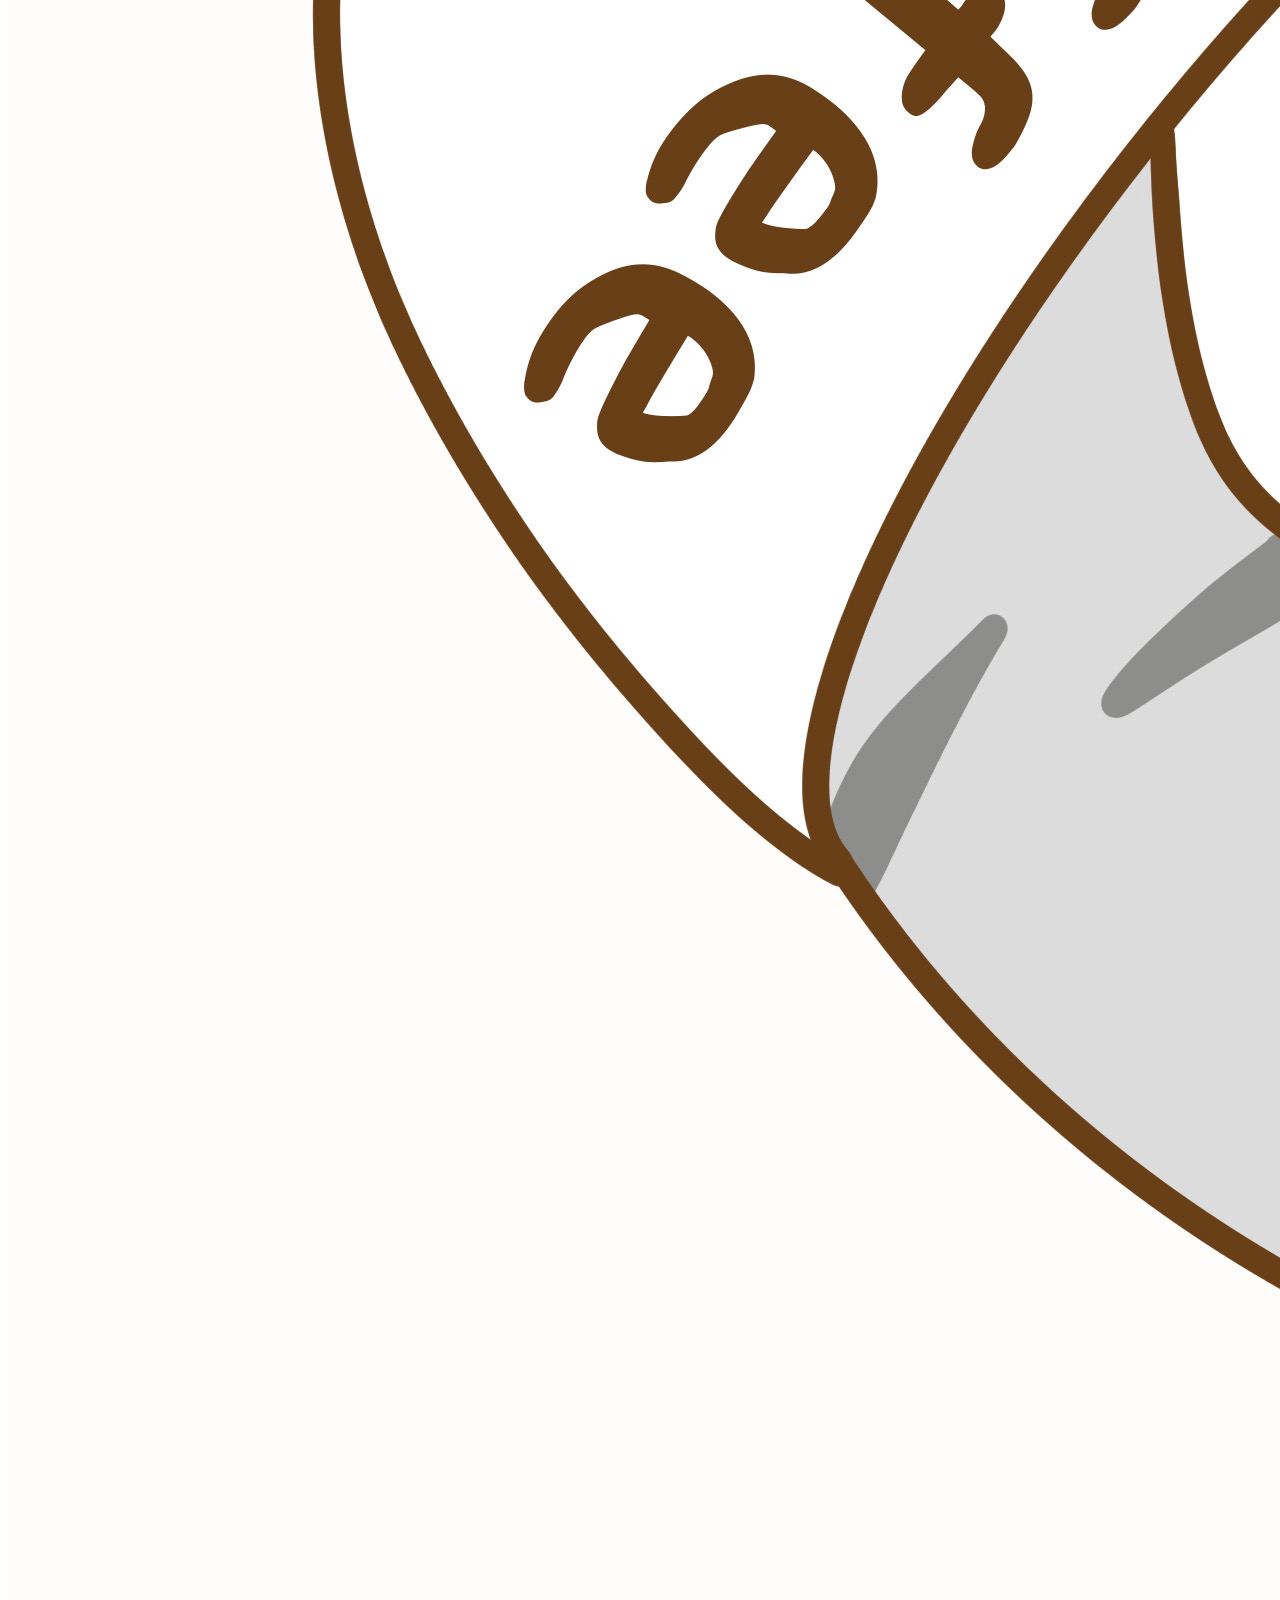
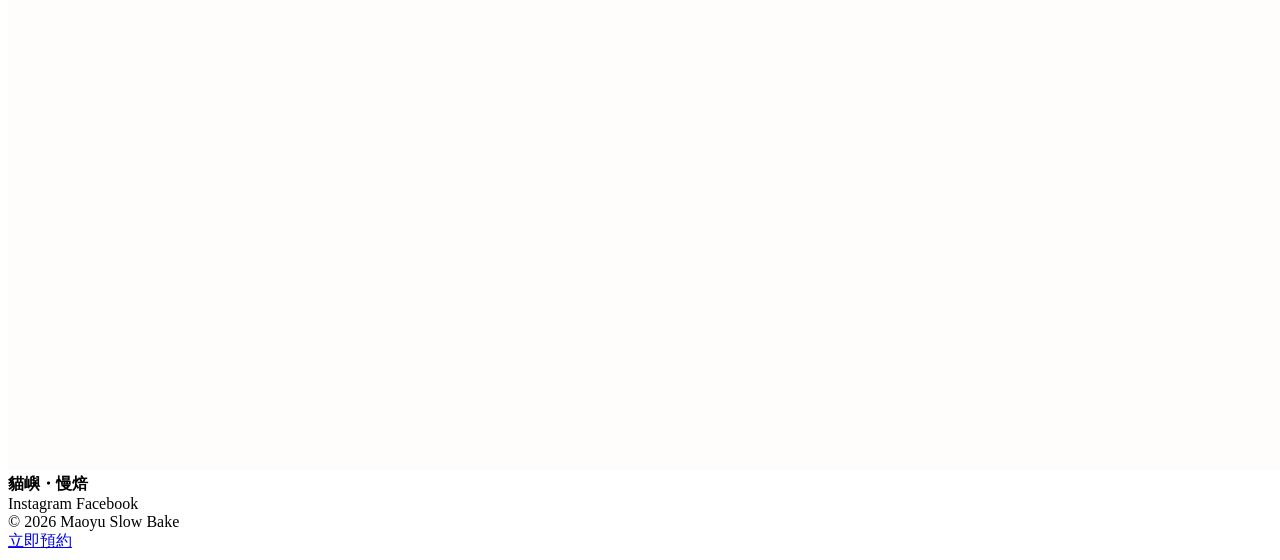
<file: pet-rule.html>
<!doctype html>
<html lang="zh-Hant">
<head>
  <meta charset="utf-8">
  <meta name="viewport" content="width=device-width,initial-scale=1,viewport-fit=cover">
  <meta name="theme-color" content="#f7f1e8">
  <title>寵物互動規則｜貓嶼・慢焙</title>
  <link rel="stylesheet" href="style.css">
</head>
<body class="">

<header class="site-header">
  <div class="header-inner">
    <a class="brand" href="index.html">
      <img src="logo.jpg" alt="貓嶼・慢焙 Logo">
      <span>貓嶼・慢焙</span>
    </a>
    <button class="menu-toggle" type="button" aria-label="開啟選單" aria-expanded="false">
      <svg class="paw-icon" viewBox="0 0 64 64" aria-hidden="true">
        <ellipse cx="32" cy="41" rx="15" ry="12"></ellipse>
        <ellipse cx="15" cy="27" rx="6" ry="8" transform="rotate(-22 15 27)"></ellipse>
        <ellipse cx="27" cy="18" rx="6" ry="8" transform="rotate(-8 27 18)"></ellipse>
        <ellipse cx="39" cy="18" rx="6" ry="8" transform="rotate(8 39 18)"></ellipse>
        <ellipse cx="51" cy="27" rx="6" ry="8" transform="rotate(22 51 27)"></ellipse>
      </svg>
    </button>
  </div>
</header>
<div class="mobile-menu">
  <nav>
    <a href="index.html" class="">首頁</a>
<a href="booking.html" class="">線上預約</a>
<a href="qa.html" class="">常見問題</a>
<a href="pet-rule.html" class="active">寵物互動規則</a>
<a href="store-rule.html" class="">入店規定</a>
<a href="contact.html" class="">聯絡我們</a>
  </nav>
</div>

<main>

<section class="page-hero">
  <span class="eyebrow">PET INTERACTION RULES</span>
  <h1>寵物互動規則</h1>
  <p class="lead">正式規則圖片之後會放在這裡。</p>
  <div class="rule-card">
    <div class="rule-placeholder">
      <div>
        <strong>寵物互動規則圖片</strong>
        之後可直接替換成你提供的圖片檔。
      </div>
    </div>
  </div>
</section>

</main>

<footer class="site-footer">
  <img src="logo.jpg" alt="貓嶼・慢焙 Logo">
  <strong>貓嶼・慢焙</strong>
  <div class="footer-links">
    <span>Instagram</span>
    <span>Facebook</span>
  </div>
  <div>© 2026 Maoyu Slow Bake</div>
</footer>

<a class="floating-book" href="booking.html">立即預約</a>
<script src="script.js"></script>
</body>
</html>
</file>
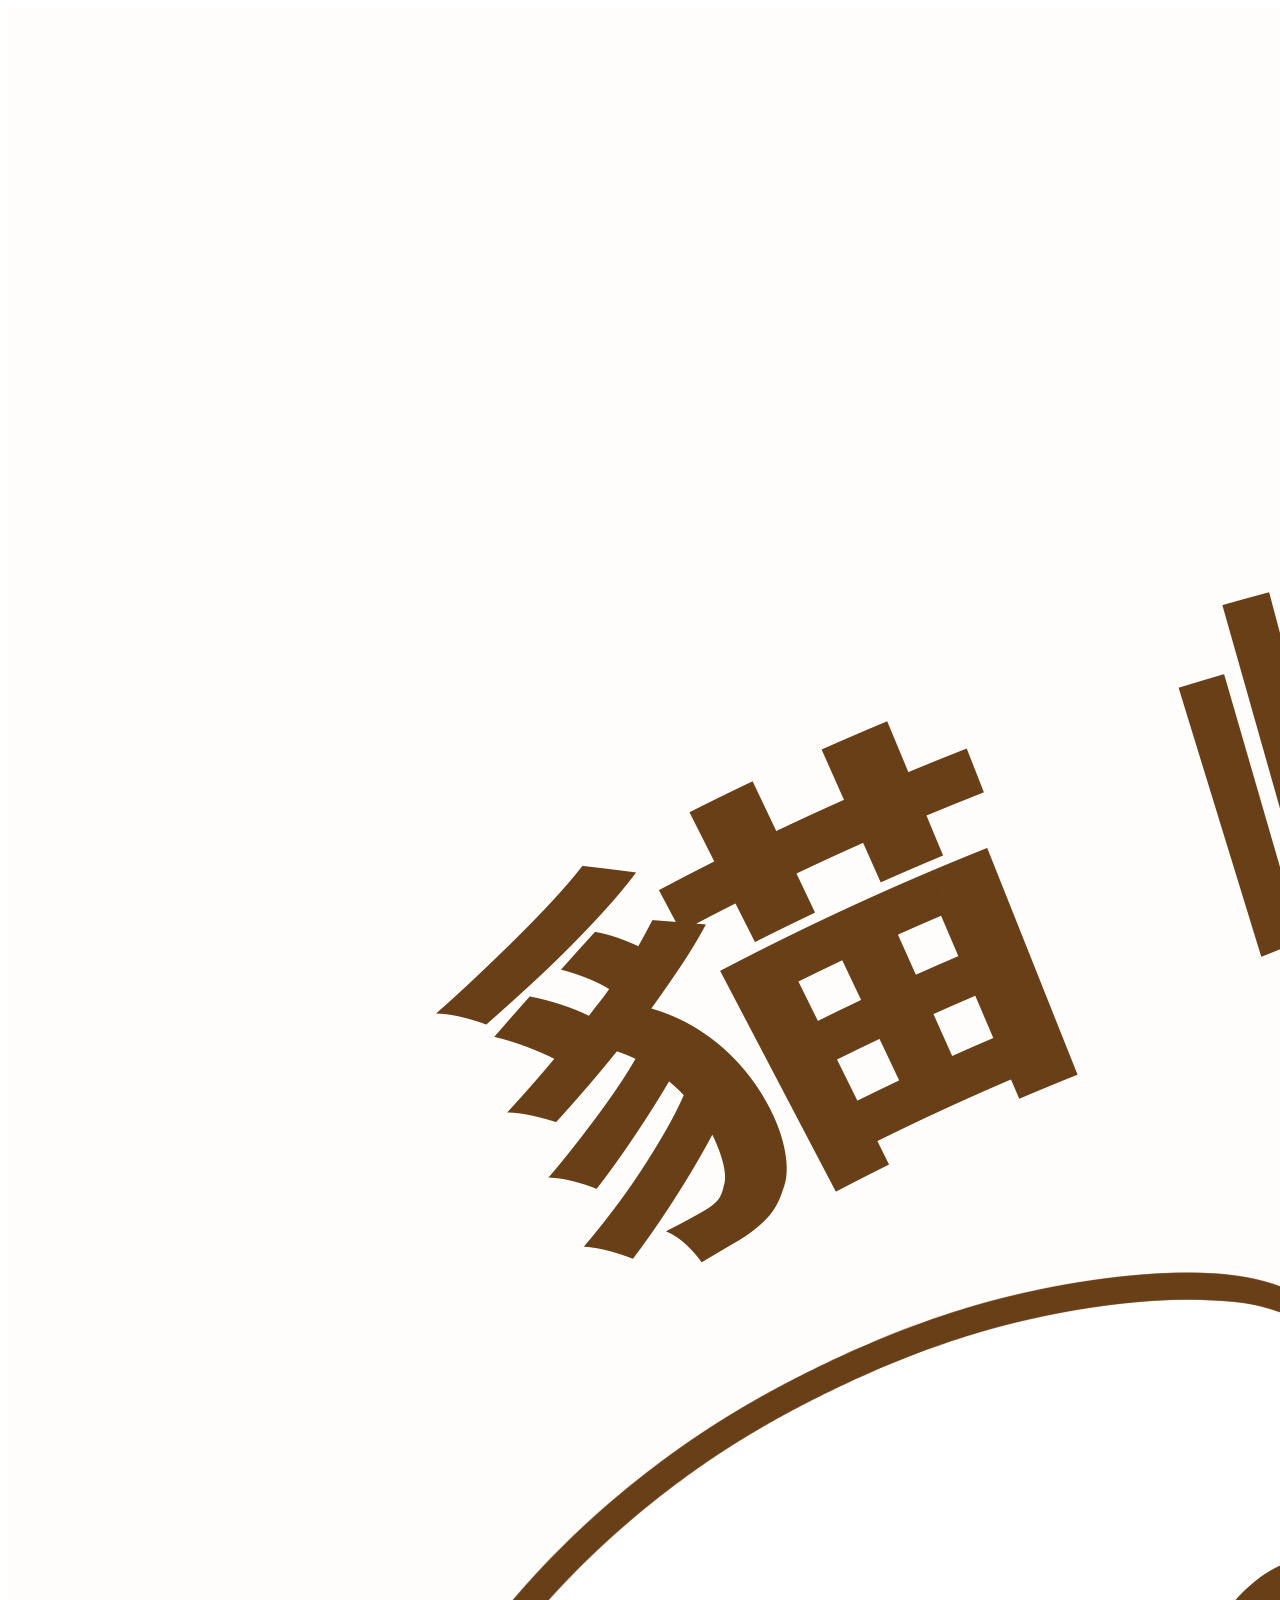
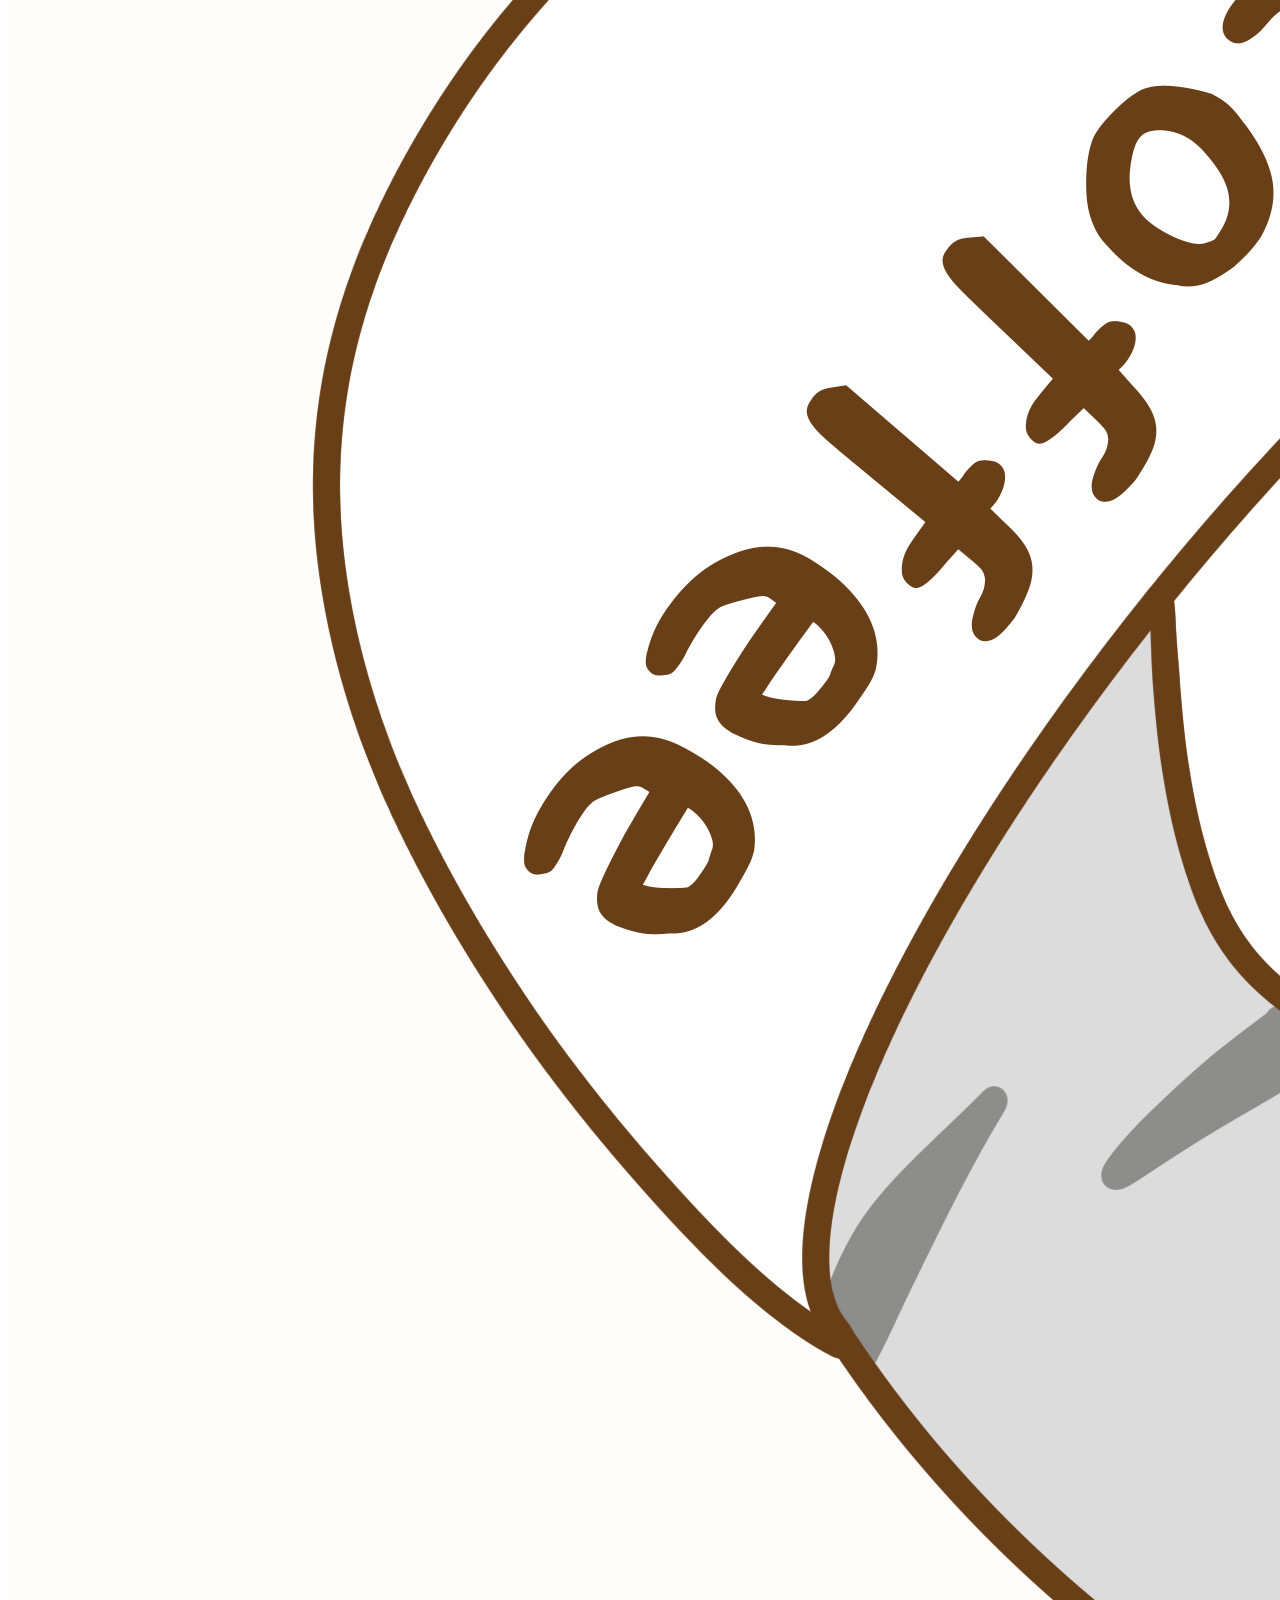
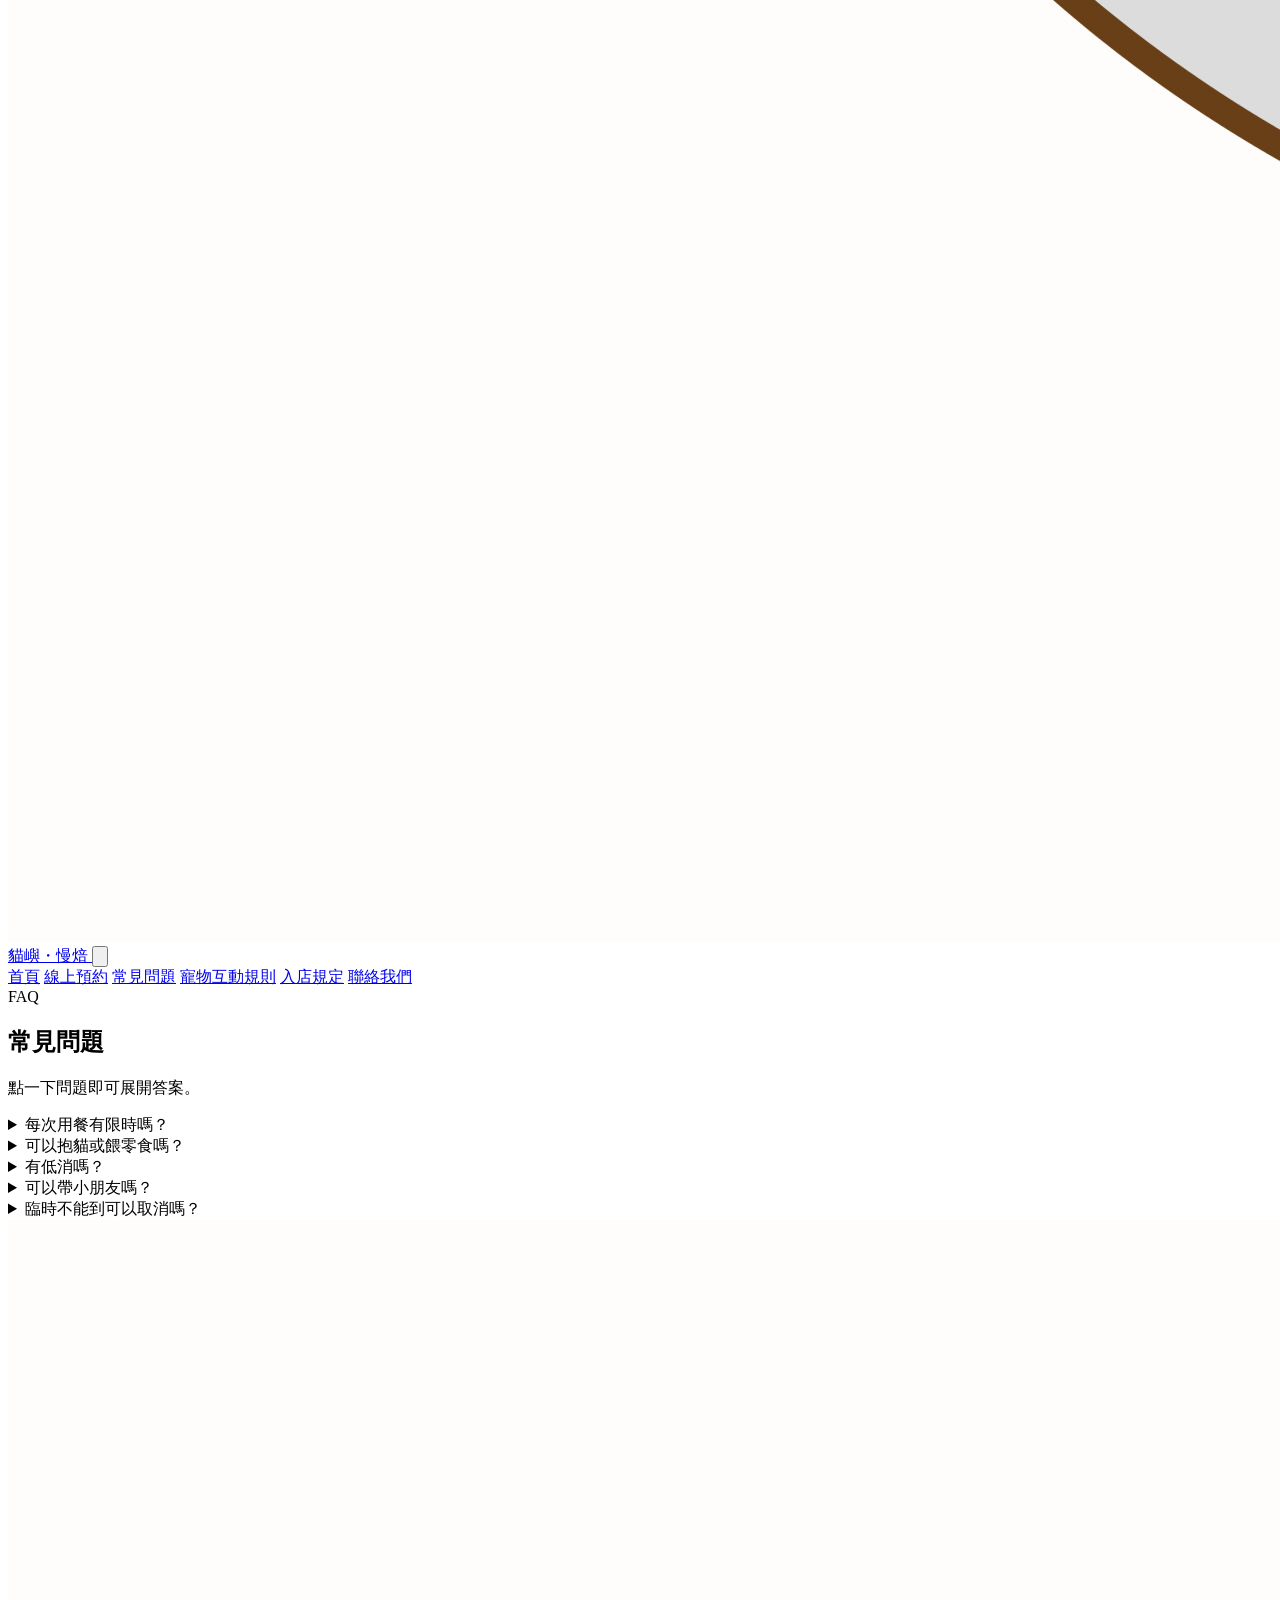
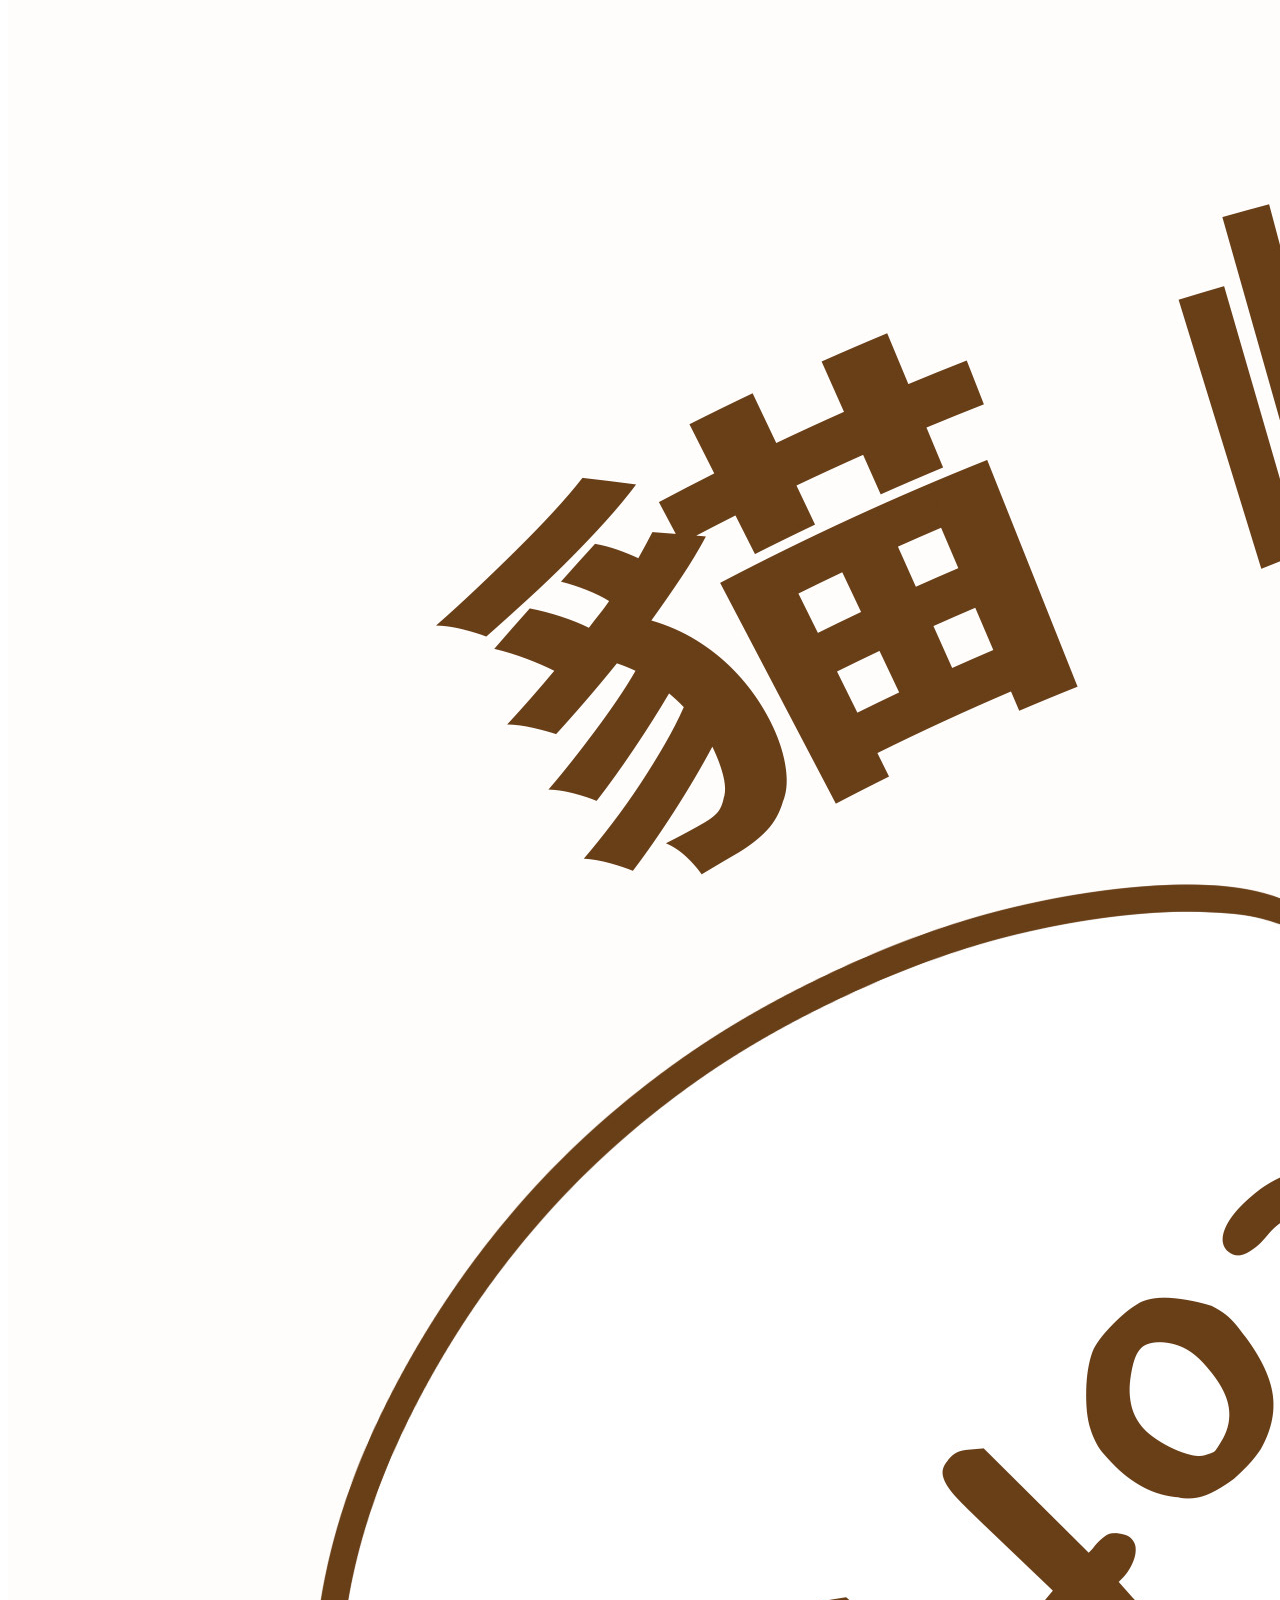
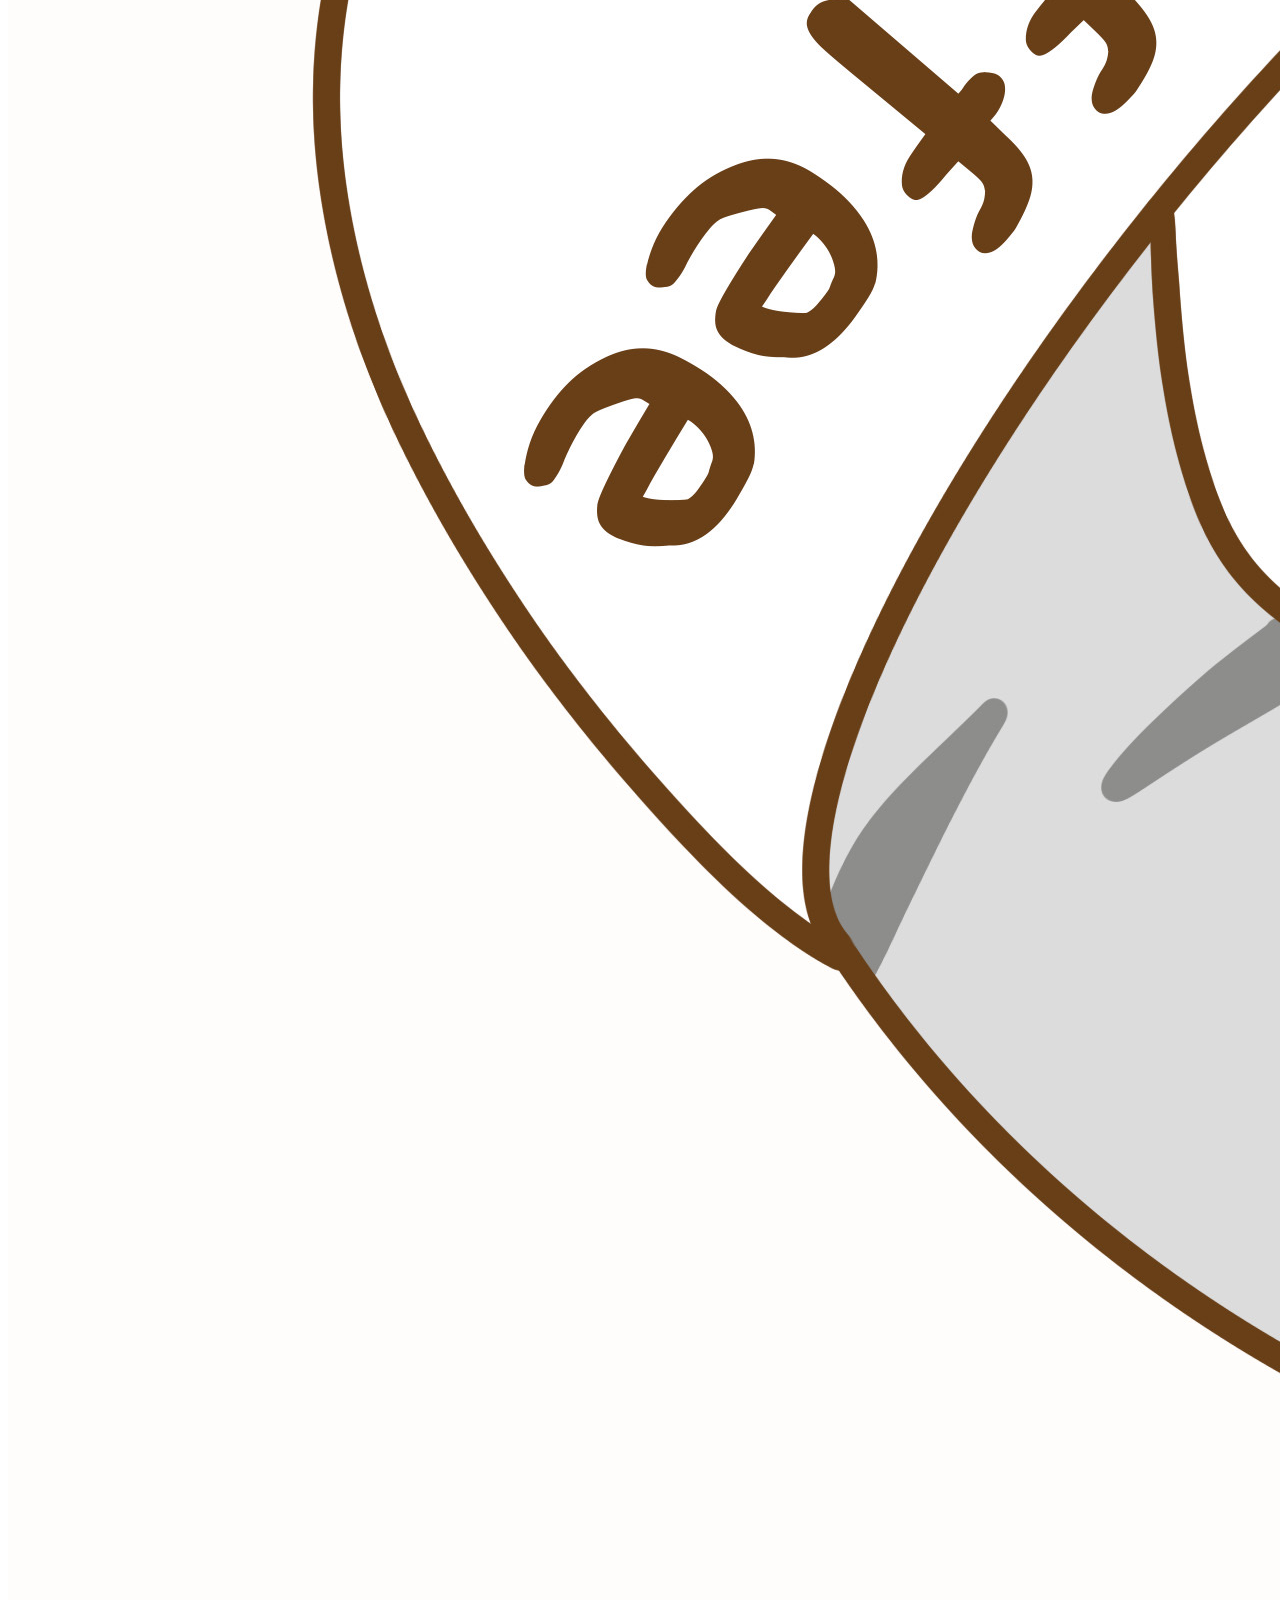
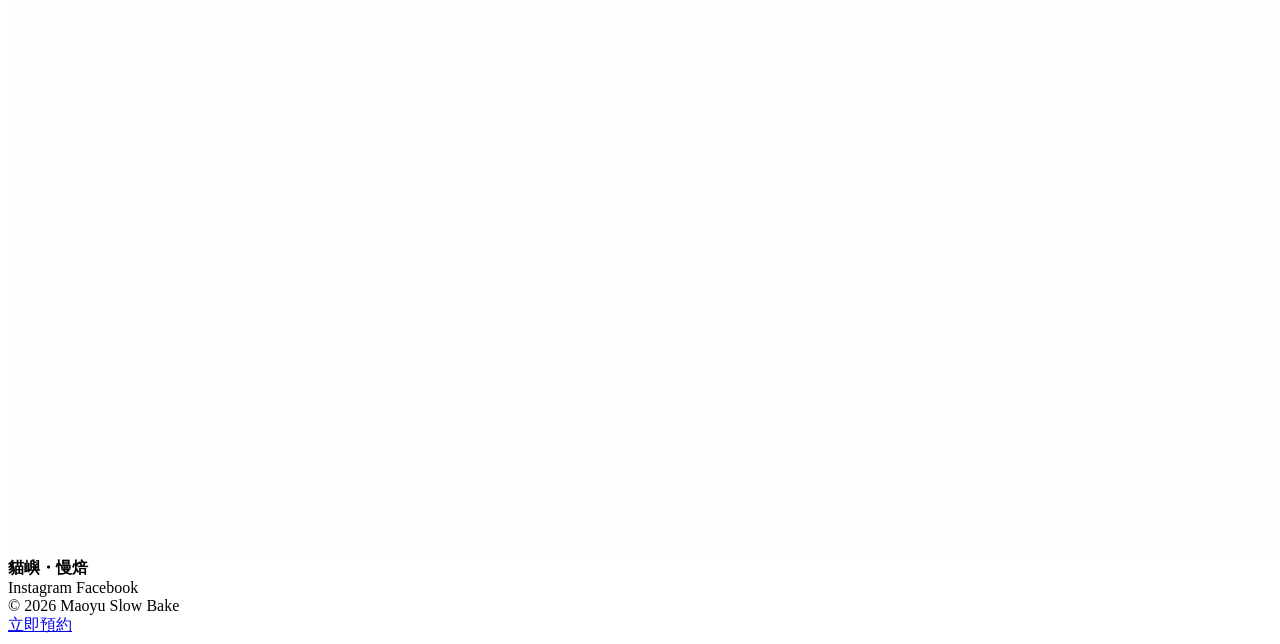
<file: qa.html>
<!doctype html>
<html lang="zh-Hant">
<head>
  <meta charset="utf-8">
  <meta name="viewport" content="width=device-width,initial-scale=1,viewport-fit=cover">
  <meta name="theme-color" content="#f7f1e8">
  <title>常見問題｜貓嶼・慢焙</title>
  <link rel="stylesheet" href="style.css">
</head>
<body class="">

<header class="site-header">
  <div class="header-inner">
    <a class="brand" href="index.html">
      <img src="logo.jpg" alt="貓嶼・慢焙 Logo">
      <span>貓嶼・慢焙</span>
    </a>
    <button class="menu-toggle" type="button" aria-label="開啟選單" aria-expanded="false">
      <svg class="paw-icon" viewBox="0 0 64 64" aria-hidden="true">
        <ellipse cx="32" cy="41" rx="15" ry="12"></ellipse>
        <ellipse cx="15" cy="27" rx="6" ry="8" transform="rotate(-22 15 27)"></ellipse>
        <ellipse cx="27" cy="18" rx="6" ry="8" transform="rotate(-8 27 18)"></ellipse>
        <ellipse cx="39" cy="18" rx="6" ry="8" transform="rotate(8 39 18)"></ellipse>
        <ellipse cx="51" cy="27" rx="6" ry="8" transform="rotate(22 51 27)"></ellipse>
      </svg>
    </button>
  </div>
</header>
<div class="mobile-menu">
  <nav>
    <a href="index.html" class="">首頁</a>
<a href="booking.html" class="">線上預約</a>
<a href="qa.html" class="active">常見問題</a>
<a href="pet-rule.html" class="">寵物互動規則</a>
<a href="store-rule.html" class="">入店規定</a>
<a href="contact.html" class="">聯絡我們</a>
  </nav>
</div>

<main>

<section class="page-hero">
  <span class="eyebrow">FAQ</span>
  <h1>常見問題</h1>
  <p class="lead">點一下問題即可展開答案。</p>

  <div class="faq-list">
    <details><summary>每次用餐有限時嗎？</summary><p>每場 100 分鐘，實際流程會依現場狀況安排。</p></details>
    <details><summary>可以抱貓或餵零食嗎？</summary><p>不主動抱貓，也不提供餵食零食；請讓貓咪自行決定是否靠近。</p></details>
    <details><summary>有低消嗎？</summary><p>每人低消一杯飲品。</p></details>
    <details><summary>可以帶小朋友嗎？</summary><p>正式年齡與陪同規定會在開幕前公告。</p></details>
    <details><summary>臨時不能到可以取消嗎？</summary><p>正式取消規則會在開幕前公告。</p></details>
  </div>
</section>

</main>

<footer class="site-footer">
  <img src="logo.jpg" alt="貓嶼・慢焙 Logo">
  <strong>貓嶼・慢焙</strong>
  <div class="footer-links">
    <span>Instagram</span>
    <span>Facebook</span>
  </div>
  <div>© 2026 Maoyu Slow Bake</div>
</footer>

<a class="floating-book" href="booking.html">立即預約</a>
<script src="script.js"></script>
</body>
</html>
</file>
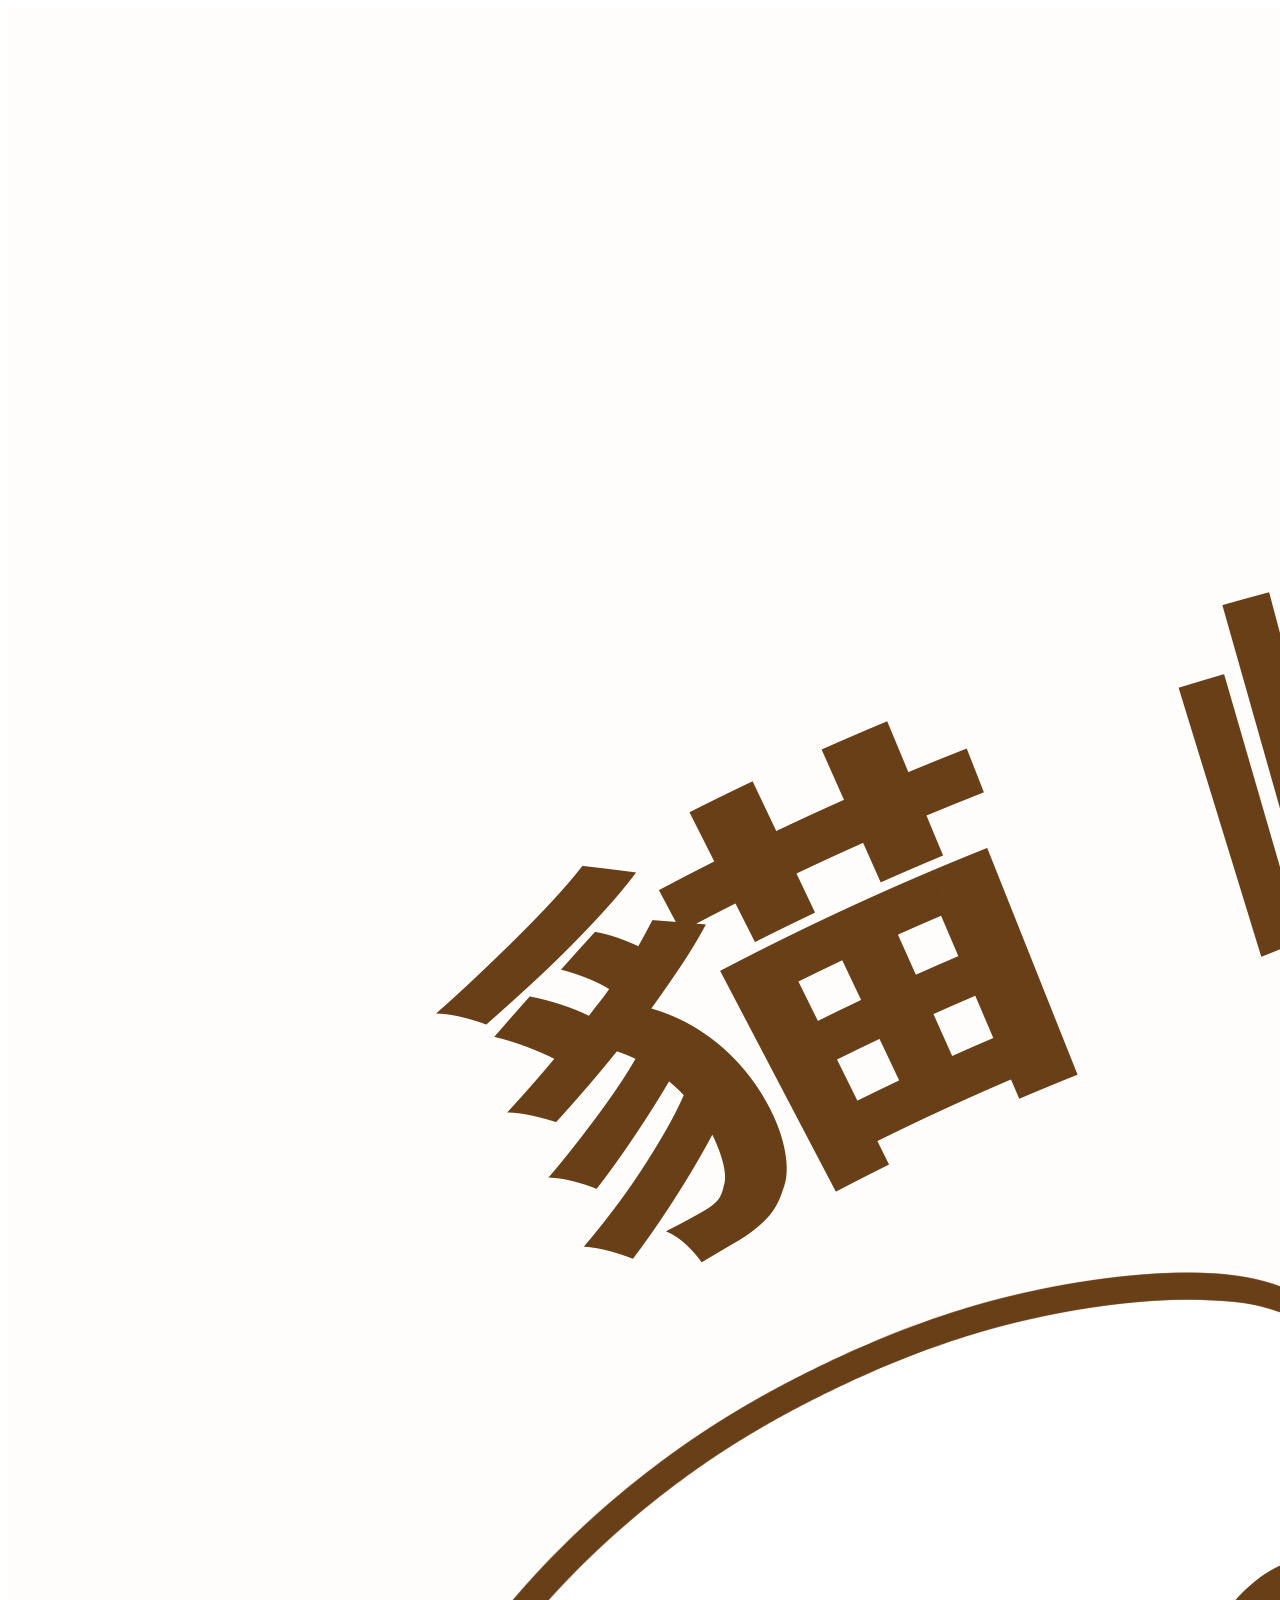
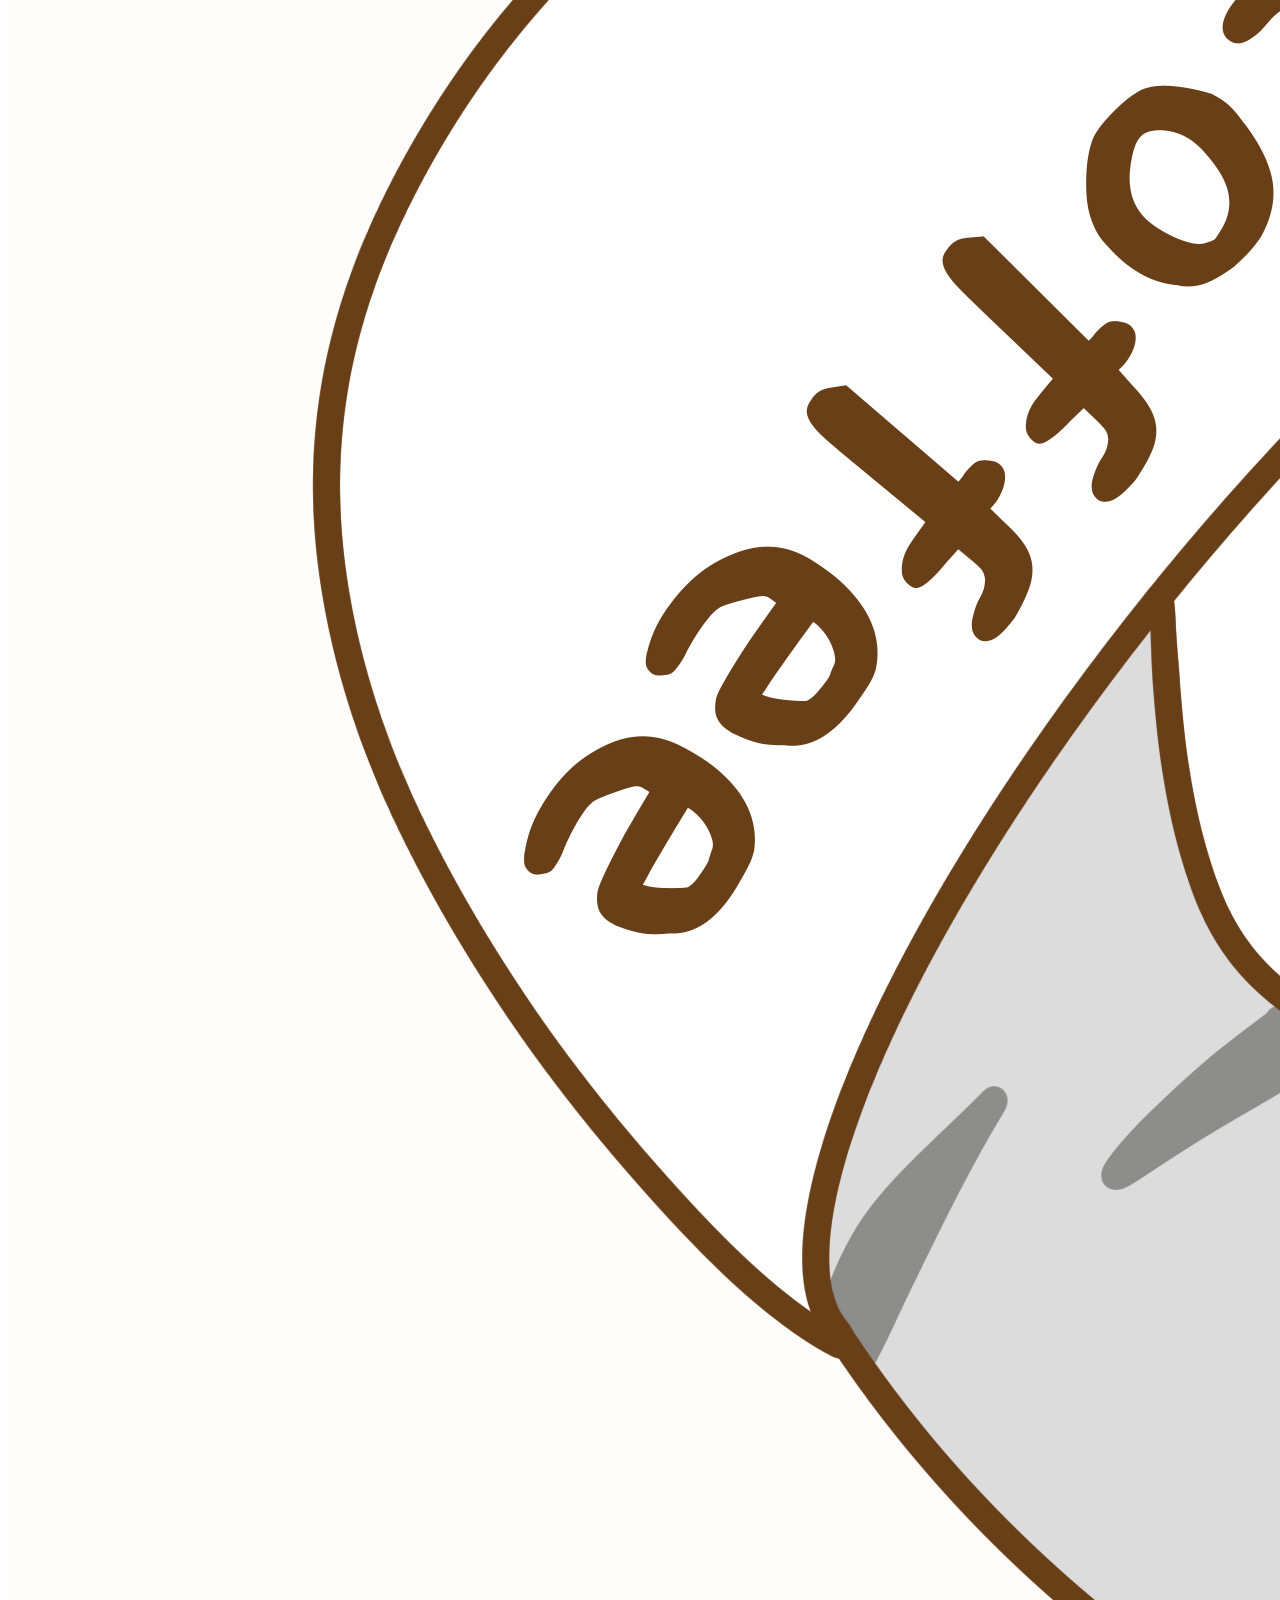
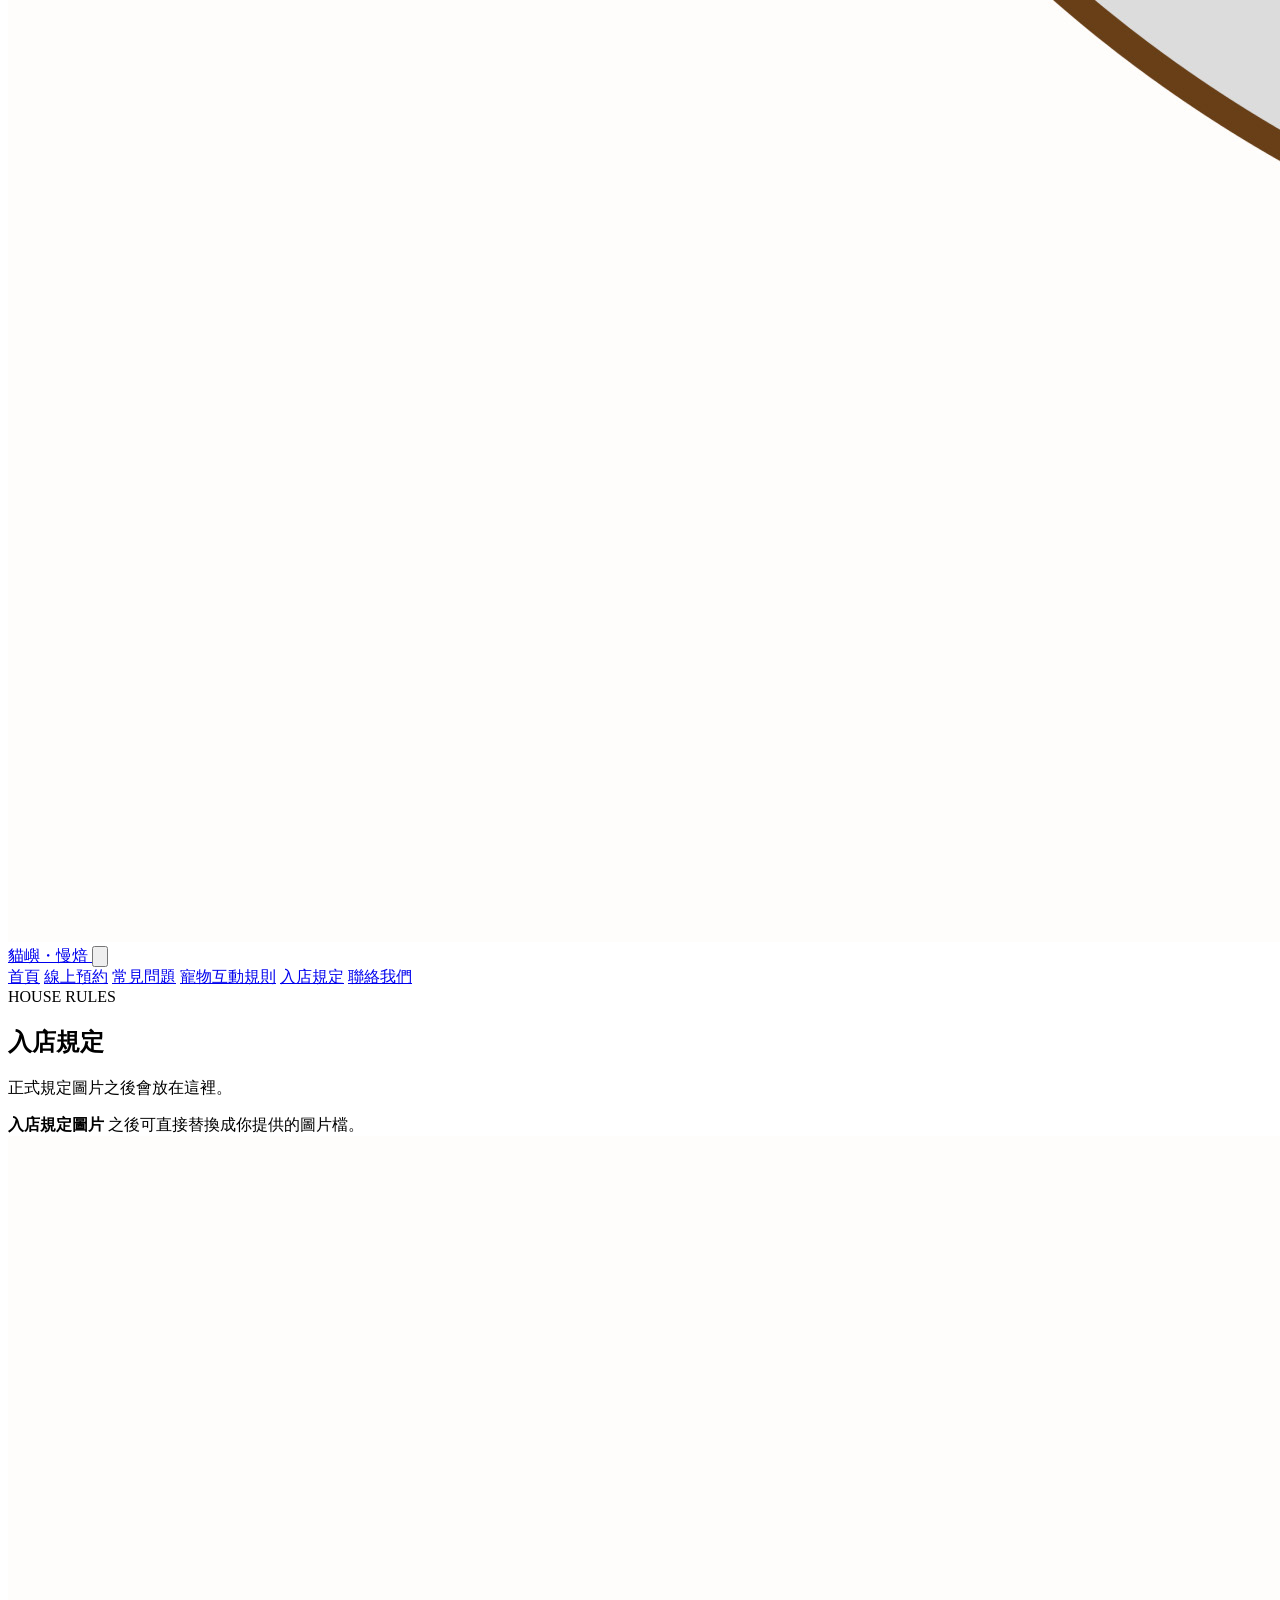
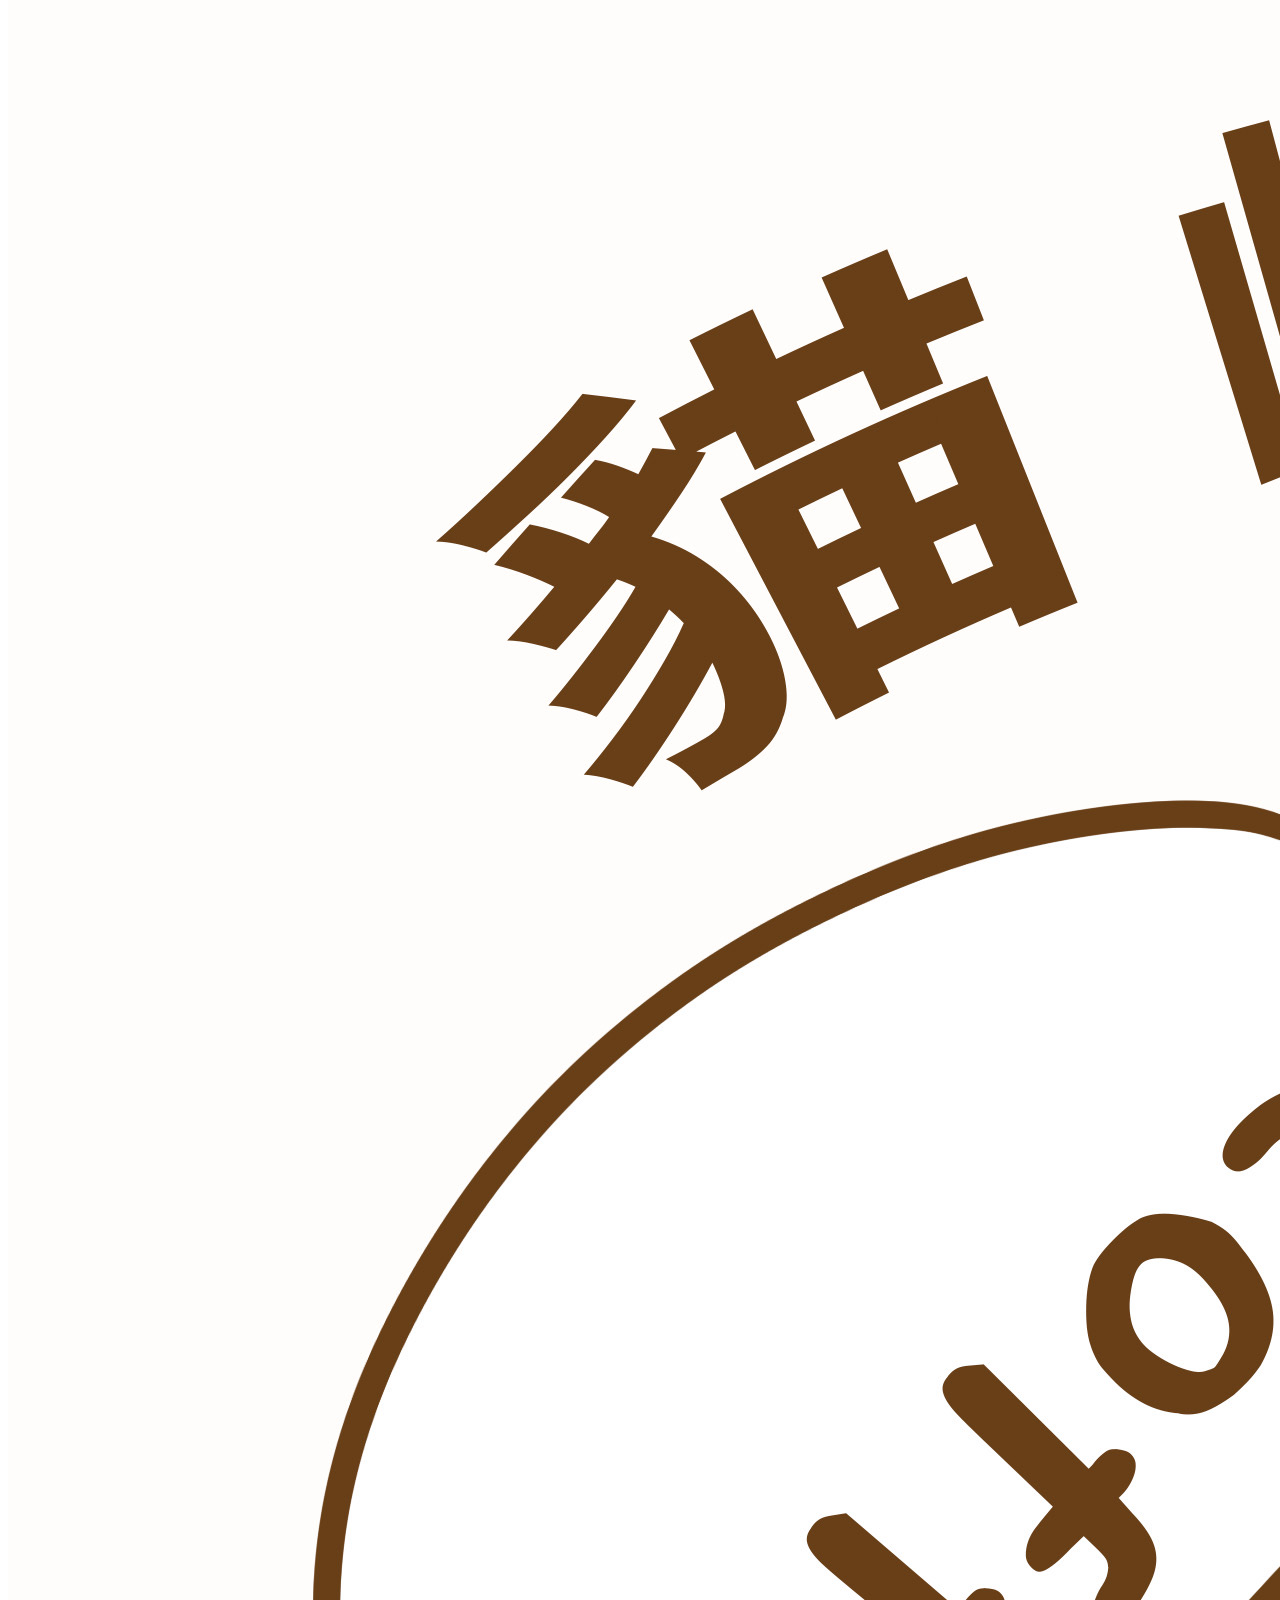
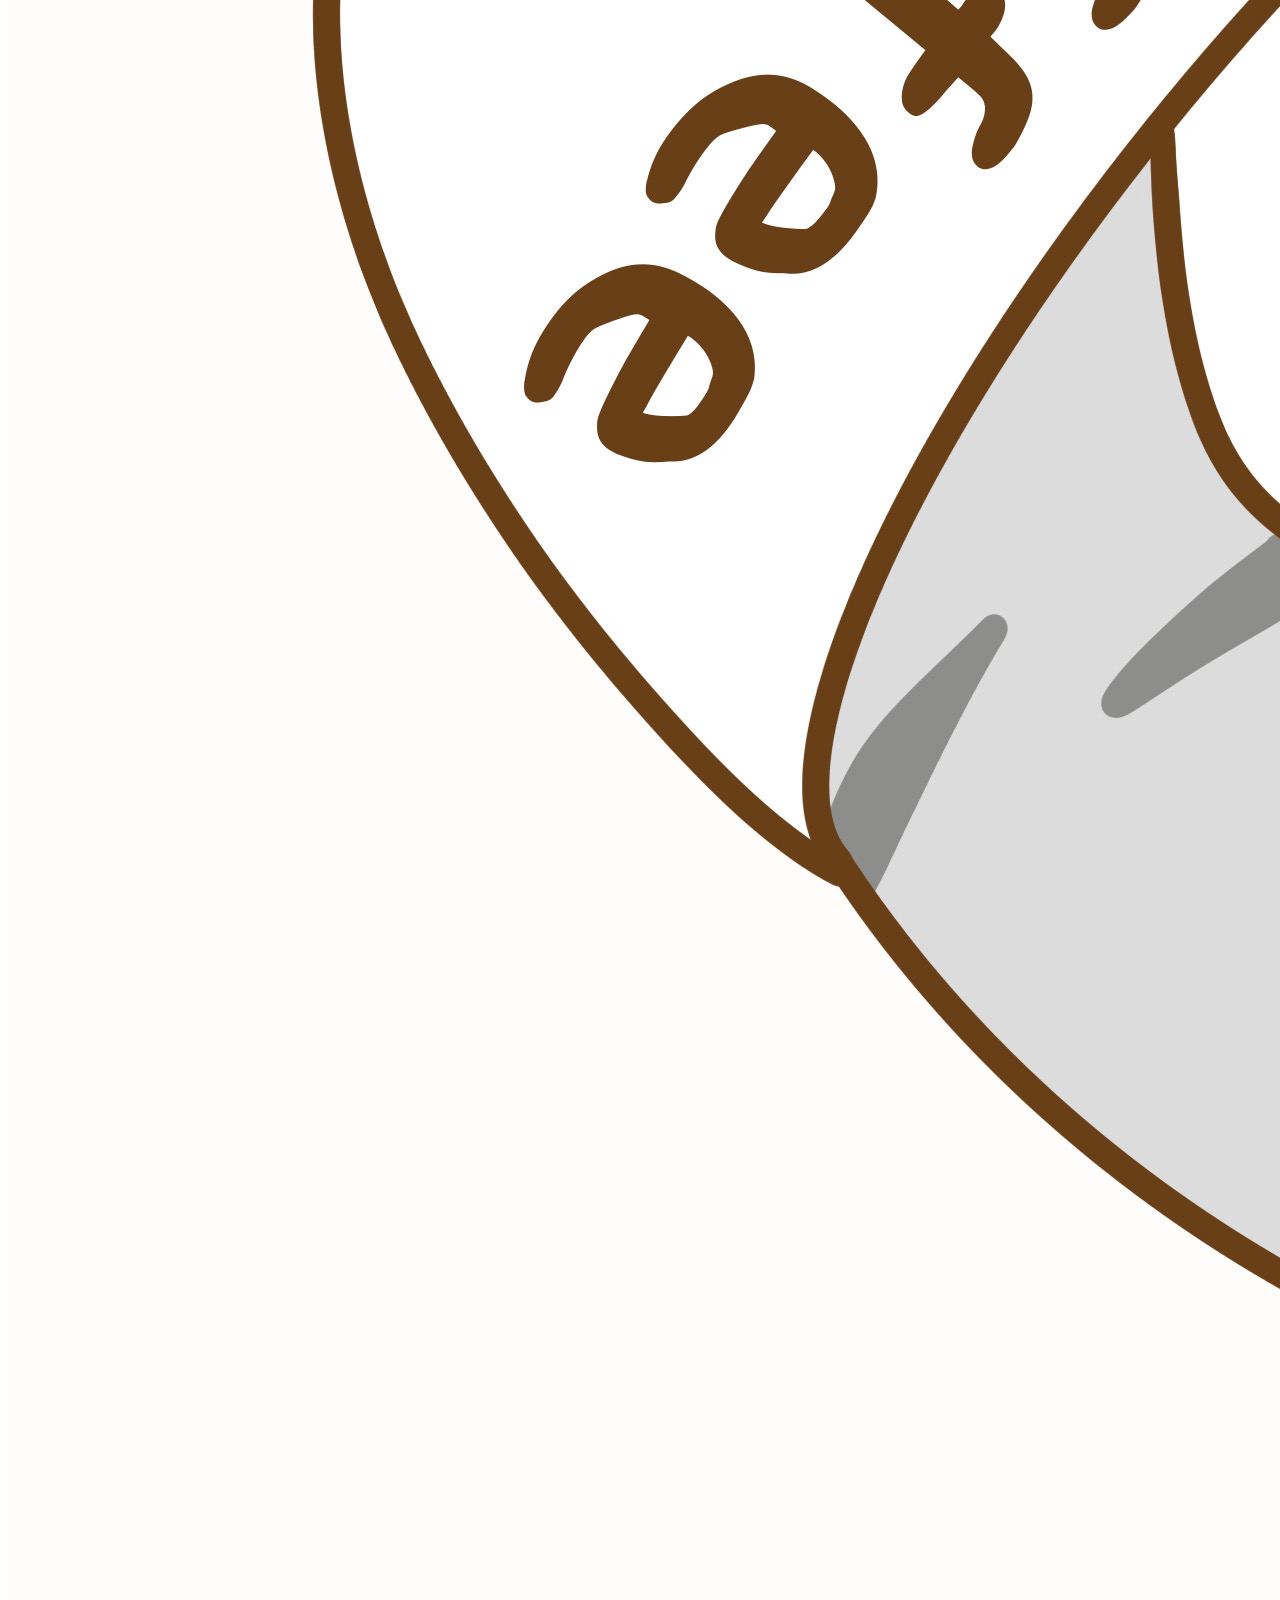
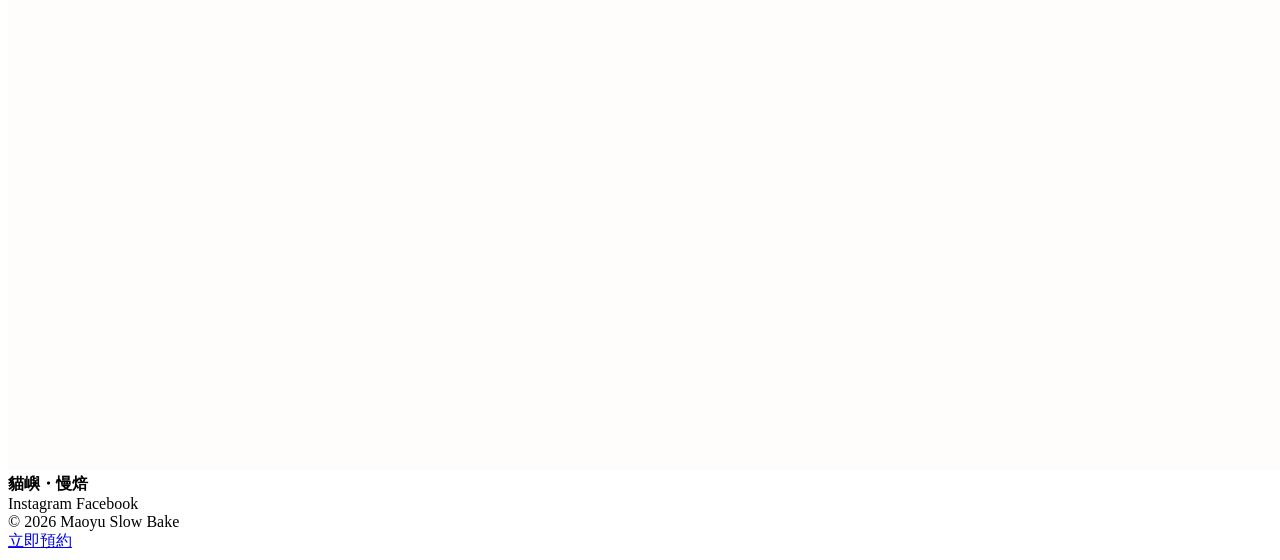
<file: store-rule.html>
<!doctype html>
<html lang="zh-Hant">
<head>
  <meta charset="utf-8">
  <meta name="viewport" content="width=device-width,initial-scale=1,viewport-fit=cover">
  <meta name="theme-color" content="#f7f1e8">
  <title>入店規定｜貓嶼・慢焙</title>
  <link rel="stylesheet" href="style.css">
</head>
<body class="">

<header class="site-header">
  <div class="header-inner">
    <a class="brand" href="index.html">
      <img src="logo.jpg" alt="貓嶼・慢焙 Logo">
      <span>貓嶼・慢焙</span>
    </a>
    <button class="menu-toggle" type="button" aria-label="開啟選單" aria-expanded="false">
      <svg class="paw-icon" viewBox="0 0 64 64" aria-hidden="true">
        <ellipse cx="32" cy="41" rx="15" ry="12"></ellipse>
        <ellipse cx="15" cy="27" rx="6" ry="8" transform="rotate(-22 15 27)"></ellipse>
        <ellipse cx="27" cy="18" rx="6" ry="8" transform="rotate(-8 27 18)"></ellipse>
        <ellipse cx="39" cy="18" rx="6" ry="8" transform="rotate(8 39 18)"></ellipse>
        <ellipse cx="51" cy="27" rx="6" ry="8" transform="rotate(22 51 27)"></ellipse>
      </svg>
    </button>
  </div>
</header>
<div class="mobile-menu">
  <nav>
    <a href="index.html" class="">首頁</a>
<a href="booking.html" class="">線上預約</a>
<a href="qa.html" class="">常見問題</a>
<a href="pet-rule.html" class="">寵物互動規則</a>
<a href="store-rule.html" class="active">入店規定</a>
<a href="contact.html" class="">聯絡我們</a>
  </nav>
</div>

<main>

<section class="page-hero">
  <span class="eyebrow">HOUSE RULES</span>
  <h1>入店規定</h1>
  <p class="lead">正式規定圖片之後會放在這裡。</p>
  <div class="rule-card">
    <div class="rule-placeholder">
      <div>
        <strong>入店規定圖片</strong>
        之後可直接替換成你提供的圖片檔。
      </div>
    </div>
  </div>
</section>

</main>

<footer class="site-footer">
  <img src="logo.jpg" alt="貓嶼・慢焙 Logo">
  <strong>貓嶼・慢焙</strong>
  <div class="footer-links">
    <span>Instagram</span>
    <span>Facebook</span>
  </div>
  <div>© 2026 Maoyu Slow Bake</div>
</footer>

<a class="floating-book" href="booking.html">立即預約</a>
<script src="script.js"></script>
</body>
</html>
</file>
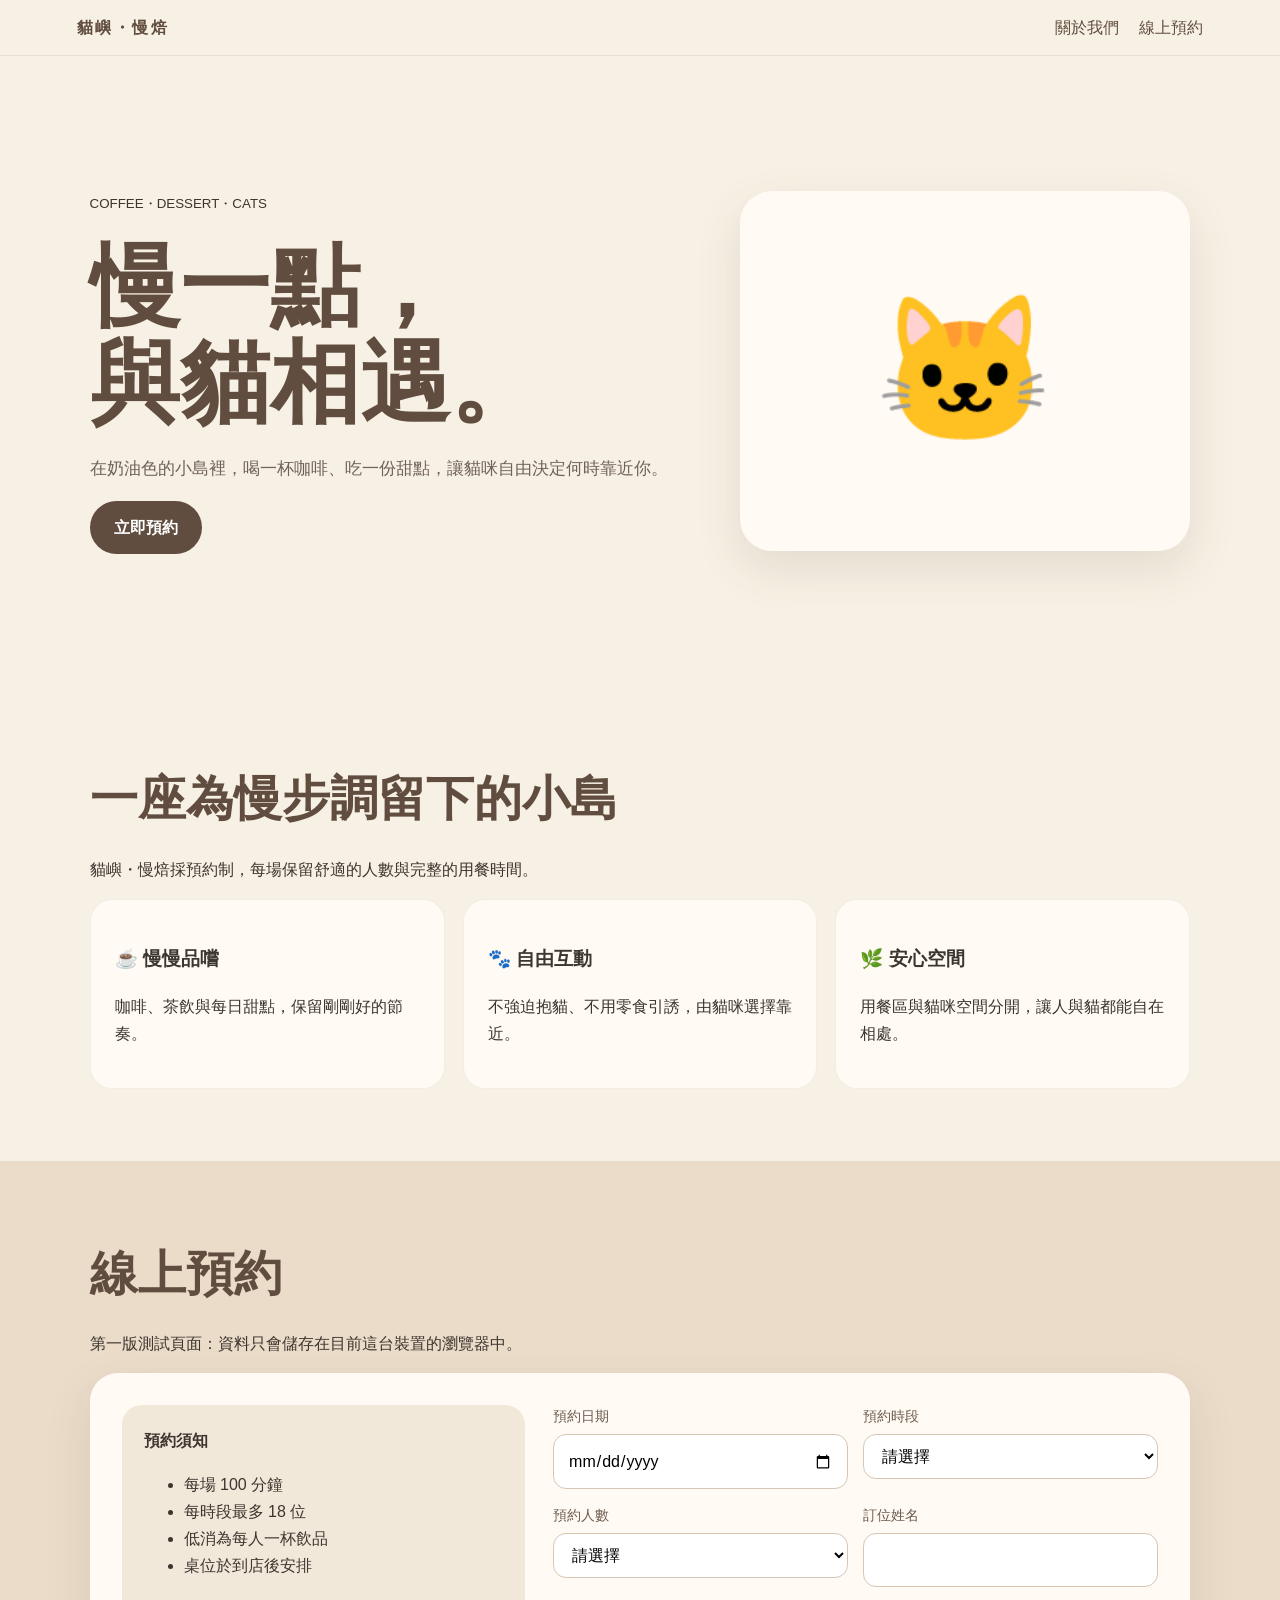
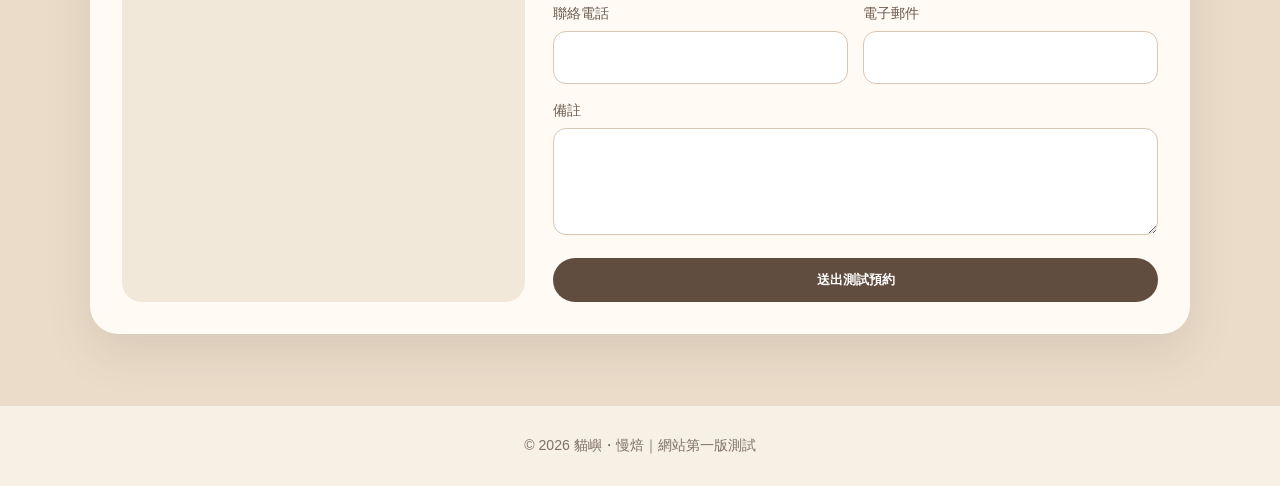
<file: 貓嶼・慢焙｜線上預約.html>
<!DOCTYPE html>
<!-- saved from url=(0042)file:///C:/Users/ASUS/Downloads/index.html -->
<html lang="zh-Hant"><head><meta http-equiv="Content-Type" content="text/html; charset=UTF-8">

<meta name="viewport" content="width=device-width,initial-scale=1">
<title>貓嶼・慢焙｜線上預約</title>
<style>
:root{--cream:#f7f0e4;--paper:#fffaf3;--coffee:#604d3f;--brown:#8b6d57;--ink:#3d352f}
*{box-sizing:border-box}html{scroll-behavior:smooth}
body{margin:0;background:var(--cream);color:var(--ink);font-family:"Noto Sans TC","PingFang TC","Microsoft JhengHei",sans-serif;line-height:1.7}
nav{position:sticky;top:0;display:flex;justify-content:space-between;align-items:center;padding:14px 6vw;background:#f7f0e4e8;backdrop-filter:blur(12px);border-bottom:1px solid #00000010}
nav b{letter-spacing:.16em;color:var(--coffee)}nav a{margin-left:20px;color:var(--coffee);text-decoration:none}
.hero{min-height:70vh;display:grid;grid-template-columns:1.15fr .85fr;gap:40px;align-items:center;padding:64px 7vw}
h1{font-size:clamp(2.7rem,7vw,6rem);line-height:1.08;color:var(--coffee);margin:.25em 0}
.hero p{max-width:620px;color:#6f6259;font-size:1.08rem}
.btn{display:inline-block;border:0;border-radius:999px;padding:13px 24px;background:var(--coffee);color:white;text-decoration:none;font-weight:700;cursor:pointer}
.catbox{min-height:360px;border-radius:32px;background:var(--paper);display:grid;place-items:center;box-shadow:0 18px 45px #604d3f20}
.cat{font-size:9rem}
section{padding:72px 7vw}.inner{max-width:1150px;margin:auto}
h2{font-size:clamp(1.8rem,4vw,3rem);color:var(--coffee);margin:0 0 10px}
.cards{display:grid;grid-template-columns:repeat(3,1fr);gap:18px}
.card{background:var(--paper);padding:24px;border-radius:22px;border:1px solid #604d3f12}
.booking{background:#eadcc9}
.panel{display:grid;grid-template-columns:.8fr 1.2fr;gap:28px;background:var(--paper);padding:32px;border-radius:28px;box-shadow:0 18px 45px #604d3f20}
.notice{background:#f2e8da;border-radius:20px;padding:22px}
form{display:grid;grid-template-columns:1fr 1fr;gap:15px}
label{display:block;font-size:.88rem;color:#6c5b4f;margin-bottom:5px}
input,select,textarea{width:100%;padding:12px 14px;border:1px solid #d7c6b4;border-radius:13px;background:white;font:inherit}
.full{grid-column:1/-1}.result{display:none;margin-top:16px;padding:15px;border-radius:14px;background:#edf2e9;color:#52614c}
footer{text-align:center;padding:28px;color:#807168;font-size:.88rem}
@media(max-width:820px){nav span{display:none}.hero,.panel,.cards{grid-template-columns:1fr}.hero{padding-top:45px}.catbox{min-height:260px}}
@media(max-width:560px){form{grid-template-columns:1fr}.full{grid-column:auto}}
</style>
</head>
<body>
<nav><b>貓嶼・慢焙</b><span><a href="file:///C:/Users/ASUS/Downloads/index.html#about">關於我們</a><a href="file:///C:/Users/ASUS/Downloads/index.html#booking">線上預約</a></span></nav>

<main>
<section class="hero">
<div>
<small>COFFEE・DESSERT・CATS</small>
<h1>慢一點，<br>與貓相遇。</h1>
<p>在奶油色的小島裡，喝一杯咖啡、吃一份甜點，讓貓咪自由決定何時靠近你。</p>
<a class="btn" href="file:///C:/Users/ASUS/Downloads/index.html#booking">立即預約</a>
</div>
<div class="catbox"><div class="cat">🐱</div></div>
</section>

<section id="about">
<div class="inner">
<h2>一座為慢步調留下的小島</h2>
<p>貓嶼・慢焙採預約制，每場保留舒適的人數與完整的用餐時間。</p>
<div class="cards">
<div class="card"><h3>☕ 慢慢品嚐</h3><p>咖啡、茶飲與每日甜點，保留剛剛好的節奏。</p></div>
<div class="card"><h3>🐾 自由互動</h3><p>不強迫抱貓、不用零食引誘，由貓咪選擇靠近。</p></div>
<div class="card"><h3>🌿 安心空間</h3><p>用餐區與貓咪空間分開，讓人與貓都能自在相處。</p></div>
</div>
</div>
</section>

<section id="booking" class="booking">
<div class="inner">
<h2>線上預約</h2>
<p>第一版測試頁面：資料只會儲存在目前這台裝置的瀏覽器中。</p>
<div class="panel">
<div class="notice">
<strong>預約須知</strong>
<ul>
<li>每場 100 分鐘</li>
<li>每時段最多 18 位</li>
<li>低消為每人一杯飲品</li>
<li>桌位於到店後安排</li>
</ul>
</div>
<div>
<form id="bookingForm">
<div><label>預約日期</label><input id="date" name="date" type="date" required="" min="2026-07-28" max="2026-08-27"></div>
<div><label>預約時段</label>
<select name="time" required="">
<option value="">請選擇</option>
<option>11:00–12:40</option><option>13:00–14:40</option>
<option>15:00–16:40</option><option>17:00–18:40</option>
</select></div>
<div><label>預約人數</label>
<select name="people" required="">
<option value="">請選擇</option>
<option value="1">1 位</option><option value="2">2 位</option><option value="3">3 位</option>
<option value="4">4 位</option><option value="5">5 位</option><option value="6">6 位</option>
</select></div>
<div><label>訂位姓名</label><input name="name" required=""></div>
<div><label>聯絡電話</label><input name="phone" required=""></div>
<div><label>電子郵件</label><input name="email" type="email"></div>
<div class="full"><label>備註</label><textarea name="note" rows="3"></textarea></div>
<button class="btn full" type="submit">送出測試預約</button>
</form>
<div id="result" class="result"></div>
</div>
</div>
</div>
</section>
</main>

<footer>© 2026 貓嶼・慢焙｜網站第一版測試</footer>

<script>
const d=document.getElementById("date"),today=new Date(),max=new Date();
max.setDate(today.getDate()+30);
const f=x=>x.toISOString().split("T")[0];
d.min=f(today);d.max=f(max);

document.getElementById("bookingForm").addEventListener("submit",function(e){
e.preventDefault();
const data=Object.fromEntries(new FormData(this).entries());
const list=JSON.parse(localStorage.getItem("maoyuBookings")||"[]");
data.id=Date.now();list.push(data);
localStorage.setItem("maoyuBookings",JSON.stringify(list));
const r=document.getElementById("result");
r.style.display="block";
r.innerHTML="<strong>測試預約已儲存 ✓</strong><br>"+data.date+"　"+data.time+"<br>"+data.name+"｜"+data.people+" 位";
this.reset();
});
</script>


</body></html>
</file>
